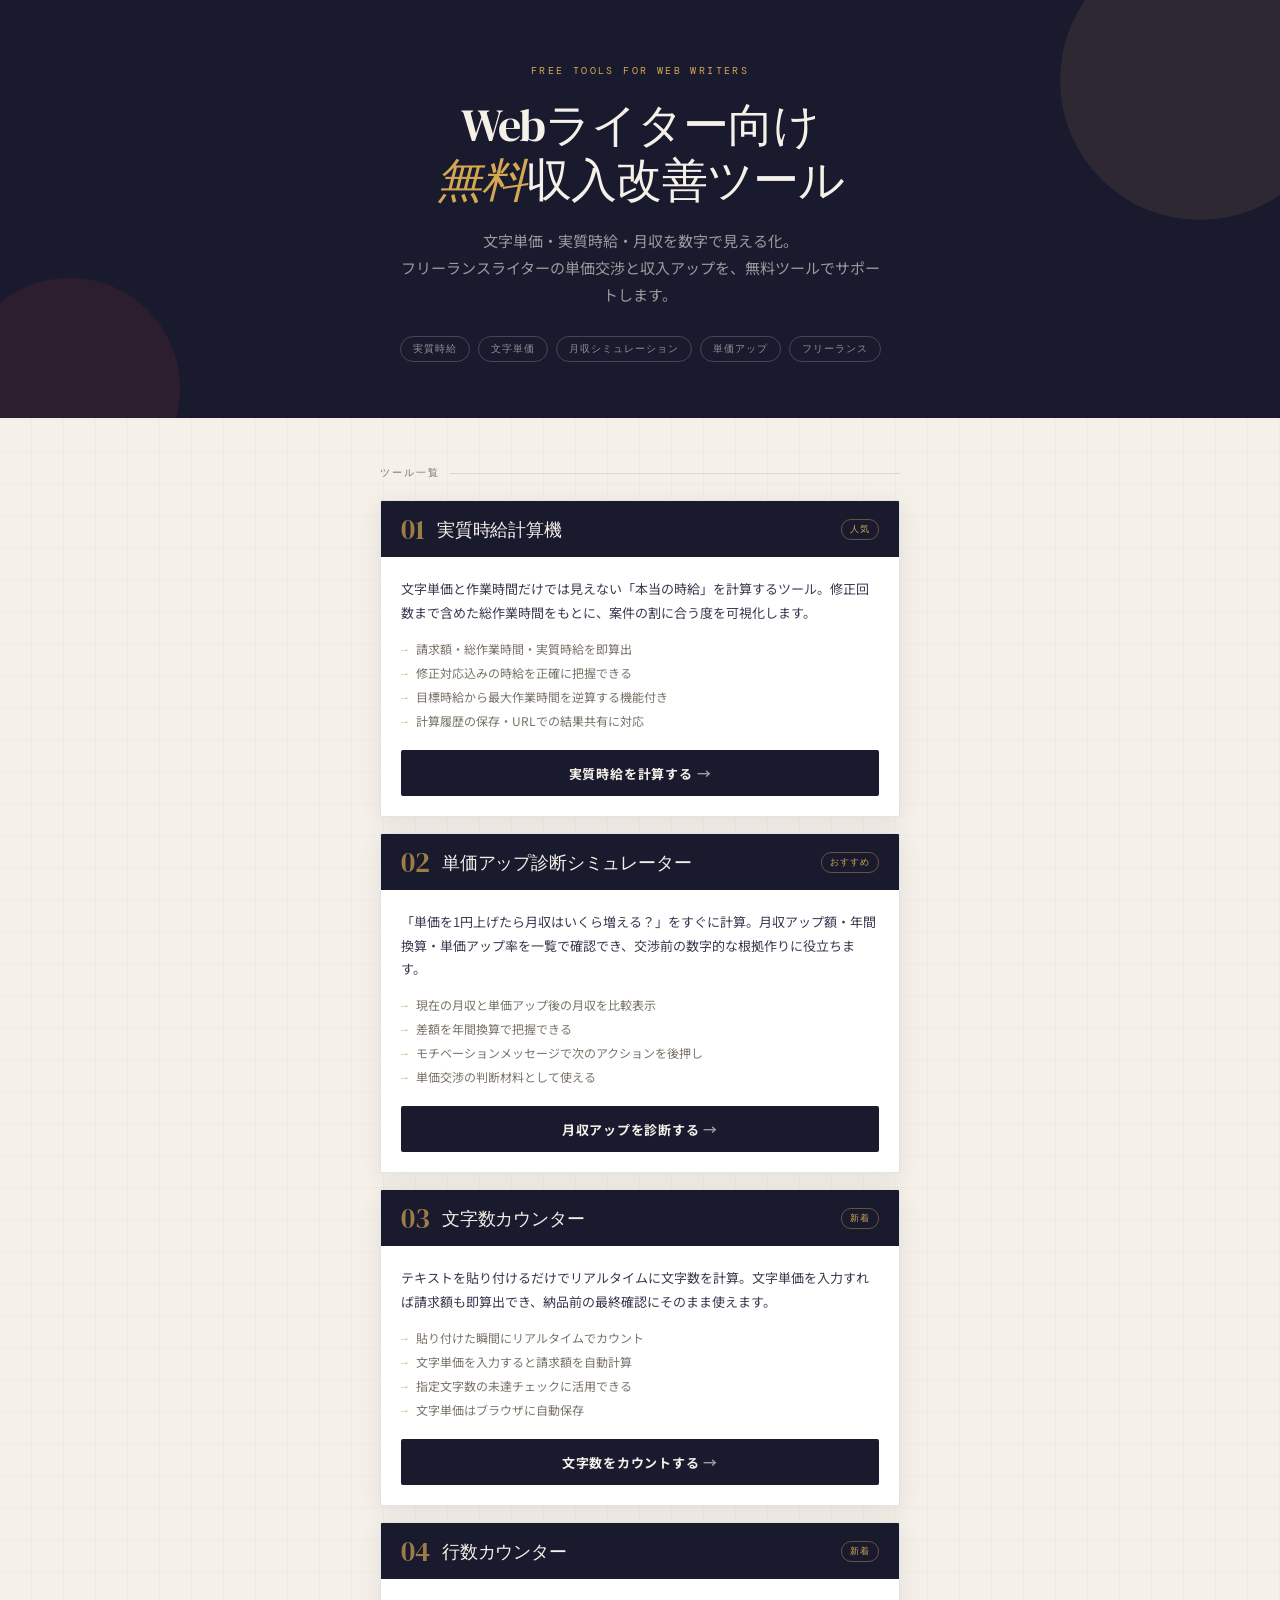
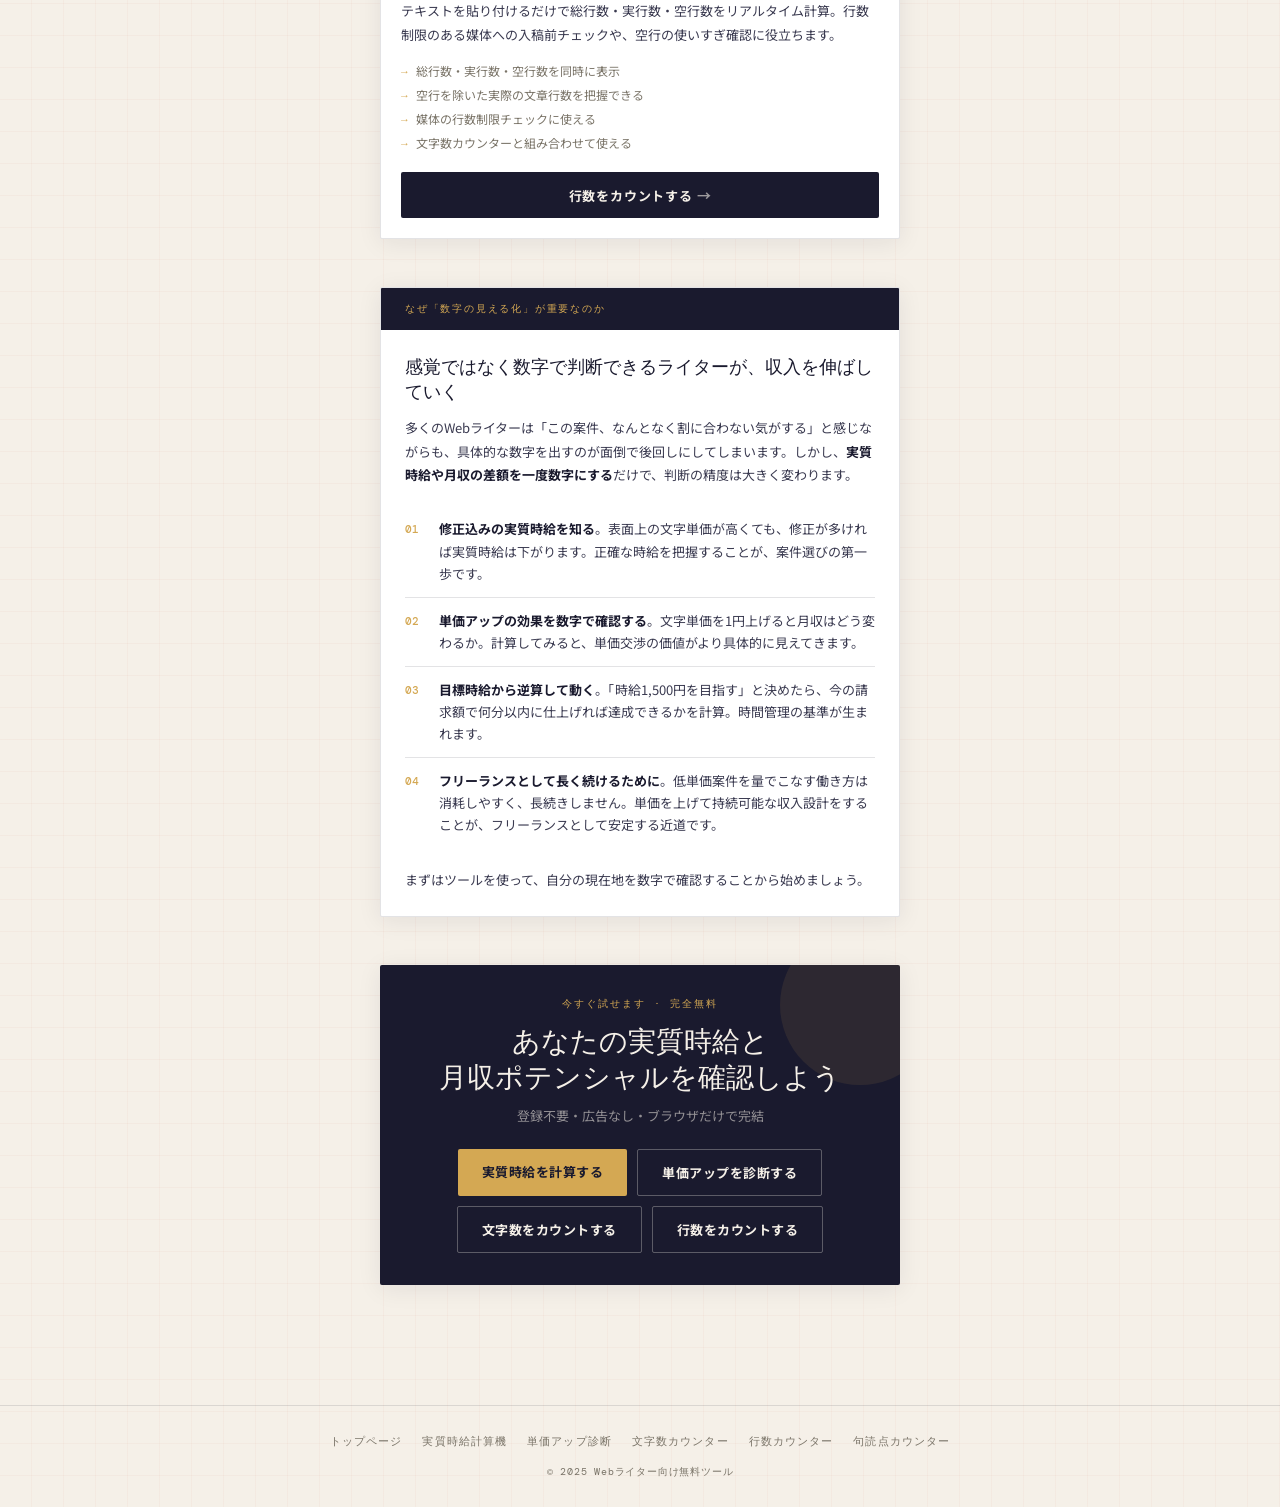
<file: index.html>
<!DOCTYPE html>
<html lang="ja">
<head>
<meta charset="UTF-8">
<meta name="viewport" content="width=device-width, initial-scale=1.0">
<title>Webライター向け無料収入改善ツール｜実質時給・単価アップを可視化</title>
<meta name="description" content="Webライター・フリーランスライター向けの無料ツール集。実質時給計算機と単価アップ診断シミュレーターで、文字単価・月収・時給を可視化。単価交渉や案件選びの判断材料に。">
<meta name="robots" content="index, follow">
<meta property="og:title" content="Webライター向け無料収入改善ツール｜実質時給・単価アップを可視化">
<meta property="og:description" content="実質時給計算機と単価アップ診断シミュレーター。文字単価・月収・時給を数字で可視化して、収入アップの第一歩を踏み出しましょう。">
<meta property="og:type" content="website">
<meta property="og:url" content="https://writer-salary-calculator.babynakunaku.workers.dev/">
<meta property="og:image" content="https://writer-salary-calculator.babynakunaku.workers.dev/ogp.jpg">
<link rel="canonical" href="https://writer-salary-calculator.babynakunaku.workers.dev/">
<script type="application/ld+json">
{
  "@context": "https://schema.org",
  "@type": "WebSite",
  "name": "Webライター向け無料収入改善ツール",
  "url": "https://writer-salary-calculator.babynakunaku.workers.dev/",
  "description": "Webライター・フリーランスライター向けの無料ツール集。実質時給と単価アップを可視化します。"
}
</script>
<link rel="stylesheet" href="common.css">
</head>
<body data-page="home">

<!-- Hero -->
<a href="/" class="hero-link">
  <section class="hero">
    <div class="hero-label">Free Tools for Web Writers</div>
    <h1>Webライター向け<br><em>無料</em>収入改善ツール</h1>
    <p class="hero-sub">
      文字単価・実質時給・月収を数字で見える化。<br>
      フリーランスライターの単価交渉と収入アップを、無料ツールでサポートします。
    </p>
    <div class="hero-badges">
      <span class="hero-badge">実質時給</span>
      <span class="hero-badge">文字単価</span>
      <span class="hero-badge">月収シミュレーション</span>
      <span class="hero-badge">単価アップ</span>
      <span class="hero-badge">フリーランス</span>
    </div>
  </section>
</a>

<div class="container">

  <!-- ツール一覧 -->
  <div class="section-label">ツール一覧</div>
  <div class="tools">

    <div class="tool-card">
      <div class="tool-card-header">
        <span class="tool-number">01</span>
        <span class="tool-card-title">実質時給計算機</span>
        <span class="tool-card-tag">人気</span>
      </div>
      <div class="tool-card-body">
        <p class="tool-card-desc">
          文字単価と作業時間だけでは見えない「本当の時給」を計算するツール。修正回数まで含めた総作業時間をもとに、案件の割に合う度を可視化します。
        </p>
        <div class="tool-card-points">
          <div class="tool-card-point">請求額・総作業時間・実質時給を即算出</div>
          <div class="tool-card-point">修正対応込みの時給を正確に把握できる</div>
          <div class="tool-card-point">目標時給から最大作業時間を逆算する機能付き</div>
          <div class="tool-card-point">計算履歴の保存・URLでの結果共有に対応</div>
        </div>
        <a href="real-jikyuu.html" class="btn-tool">実質時給を計算する</a>
      </div>
    </div>

    <div class="tool-card">
      <div class="tool-card-header">
        <span class="tool-number">02</span>
        <span class="tool-card-title">単価アップ診断シミュレーター</span>
        <span class="tool-card-tag">おすすめ</span>
      </div>
      <div class="tool-card-body">
        <p class="tool-card-desc">
          「単価を1円上げたら月収はいくら増える？」をすぐに計算。月収アップ額・年間換算・単価アップ率を一覧で確認でき、交渉前の数字的な根拠作りに役立ちます。
        </p>
        <div class="tool-card-points">
          <div class="tool-card-point">現在の月収と単価アップ後の月収を比較表示</div>
          <div class="tool-card-point">差額を年間換算で把握できる</div>
          <div class="tool-card-point">モチベーションメッセージで次のアクションを後押し</div>
          <div class="tool-card-point">単価交渉の判断材料として使える</div>
        </div>
        <a href="raise-price.html" class="btn-tool">月収アップを診断する</a>
      </div>
    </div>

    <div class="tool-card">
      <div class="tool-card-header">
        <span class="tool-number">03</span>
        <span class="tool-card-title">文字数カウンター</span>
        <span class="tool-card-tag">新着</span>
      </div>
      <div class="tool-card-body">
        <p class="tool-card-desc">
          テキストを貼り付けるだけでリアルタイムに文字数を計算。文字単価を入力すれば請求額も即算出でき、納品前の最終確認にそのまま使えます。
        </p>
        <div class="tool-card-points">
          <div class="tool-card-point">貼り付けた瞬間にリアルタイムでカウント</div>
          <div class="tool-card-point">文字単価を入力すると請求額を自動計算</div>
          <div class="tool-card-point">指定文字数の未達チェックに活用できる</div>
          <div class="tool-card-point">文字単価はブラウザに自動保存</div>
        </div>
        <a href="word-count.html" class="btn-tool">文字数をカウントする</a>
      </div>
    </div>

    <div class="tool-card">
      <div class="tool-card-header">
        <span class="tool-number">04</span>
        <span class="tool-card-title">行数カウンター</span>
        <span class="tool-card-tag">新着</span>
      </div>
      <div class="tool-card-body">
        <p class="tool-card-desc">
          テキストを貼り付けるだけで総行数・実行数・空行数をリアルタイム計算。行数制限のある媒体への入稿前チェックや、空行の使いすぎ確認に役立ちます。
        </p>
        <div class="tool-card-points">
          <div class="tool-card-point">総行数・実行数・空行数を同時に表示</div>
          <div class="tool-card-point">空行を除いた実際の文章行数を把握できる</div>
          <div class="tool-card-point">媒体の行数制限チェックに使える</div>
          <div class="tool-card-point">文字数カウンターと組み合わせて使える</div>
        </div>
        <a href="line-count.html" class="btn-tool">行数をカウントする</a>
      </div>
    </div>

  </div>

  <!-- 解説 -->
  <div class="explain">
    <div class="explain-header">なぜ「数字の見える化」が重要なのか</div>
    <div class="explain-body">
      <h2>感覚ではなく数字で判断できるライターが、収入を伸ばしていく</h2>
      <p>
        多くのWebライターは「この案件、なんとなく割に合わない気がする」と感じながらも、具体的な数字を出すのが面倒で後回しにしてしまいます。しかし、<strong>実質時給や月収の差額を一度数字にする</strong>だけで、判断の精度は大きく変わります。
      </p>
      <div class="explain-steps">
        <div class="explain-step">
          <span class="explain-step-num">01</span>
          <span><strong>修正込みの実質時給を知る</strong>。表面上の文字単価が高くても、修正が多ければ実質時給は下がります。正確な時給を把握することが、案件選びの第一歩です。</span>
        </div>
        <div class="explain-step">
          <span class="explain-step-num">02</span>
          <span><strong>単価アップの効果を数字で確認する</strong>。文字単価を1円上げると月収はどう変わるか。計算してみると、単価交渉の価値がより具体的に見えてきます。</span>
        </div>
        <div class="explain-step">
          <span class="explain-step-num">03</span>
          <span><strong>目標時給から逆算して動く</strong>。「時給1,500円を目指す」と決めたら、今の請求額で何分以内に仕上げれば達成できるかを計算。時間管理の基準が生まれます。</span>
        </div>
        <div class="explain-step">
          <span class="explain-step-num">04</span>
          <span><strong>フリーランスとして長く続けるために</strong>。低単価案件を量でこなす働き方は消耗しやすく、長続きしません。単価を上げて持続可能な収入設計をすることが、フリーランスとして安定する近道です。</span>
        </div>
      </div>
      <p>まずはツールを使って、自分の現在地を数字で確認することから始めましょう。</p>
    </div>
  </div>

  <!-- CTA -->
  <div class="cta">
    <div class="cta-label">今すぐ試せます · 完全無料</div>
    <h2>あなたの実質時給と<br>月収ポテンシャルを確認しよう</h2>
    <p>登録不要・広告なし・ブラウザだけで完結</p>
    <div class="cta-buttons">
      <a href="real-jikyuu.html" class="btn-cta btn-cta-primary">実質時給を計算する</a>
      <a href="raise-price.html" class="btn-cta btn-cta-ghost">単価アップを診断する</a>
      <a href="word-count.html" class="btn-cta btn-cta-ghost">文字数をカウントする</a>
      <a href="line-count.html" class="btn-cta btn-cta-ghost">行数をカウントする</a>
    </div>
  </div>

</div>

<script src="common.js"></script>
</body>
</html>
</file>
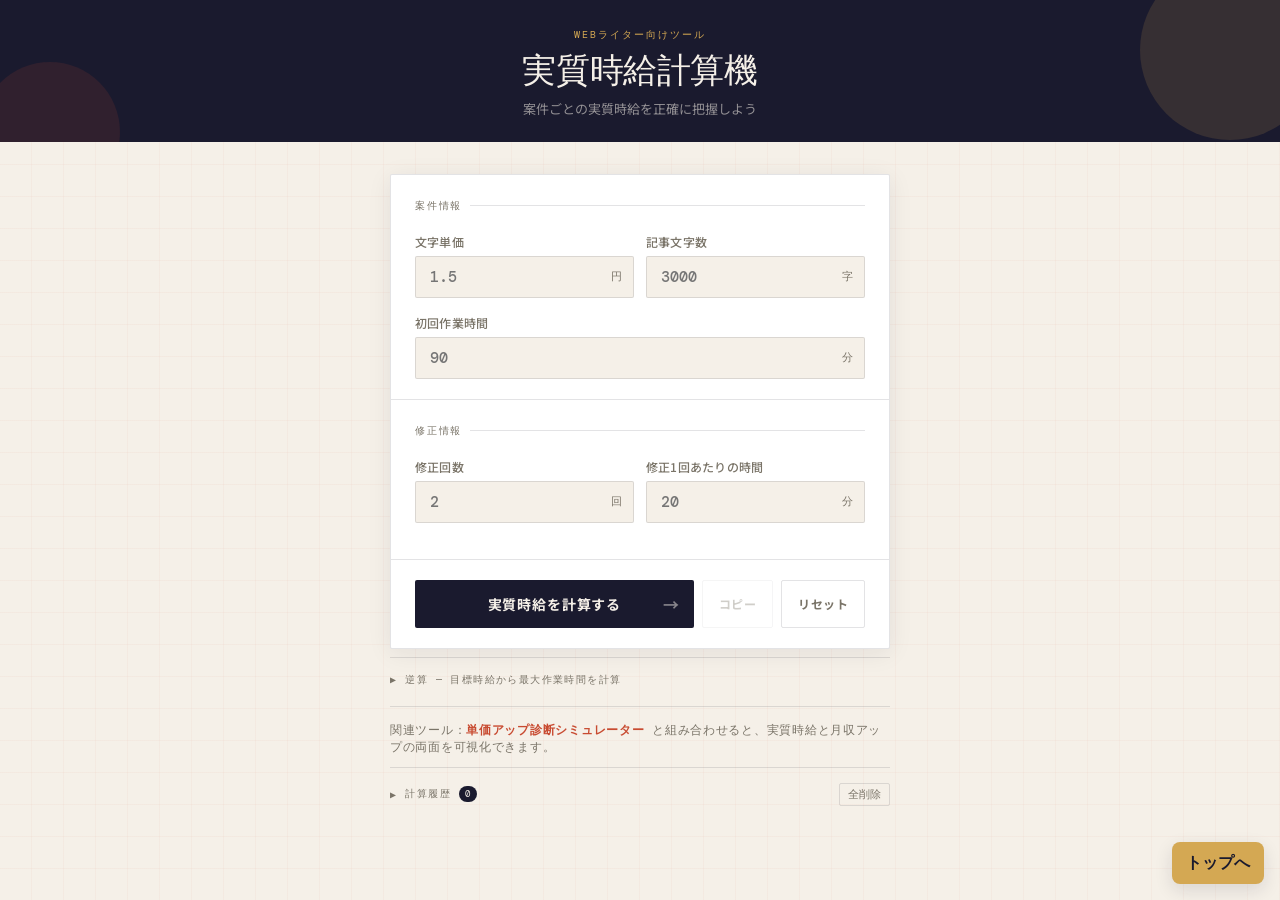
<file: jikyuu.html>
<!DOCTYPE html>
<html lang="ja">
<head>
<!-- Google tag (gtag.js) -->
<script async src="https://www.googletagmanager.com/gtag/js?id=G-QZP3DCGL40"></script>
<script>
  window.dataLayer = window.dataLayer || [];
  function gtag(){dataLayer.push(arguments);}
  gtag('js', new Date());
  gtag('config', 'G-QZP3DCGL40');
</script>
<meta charset="UTF-8">
<meta name="viewport" content="width=device-width, initial-scale=1.0">
<title>Webライター向け実質時給計算機｜文字単価・修正込みの本当の時給を計算【無料】</title>
<meta name="description" content="Webライターが案件の実質時給を無料で計算できるツール。文字単価・作業時間・修正回数を入力するだけで請求額・総作業時間・実質時給を即算出。単価交渉や案件選びの判断材料に。">
<meta name="robots" content="index, follow">
<meta property="og:title" content="Webライター向け実質時給計算機｜修正込みの本当の時給を計算【無料】">
<meta property="og:description" content="文字単価・作業時間・修正回数から実質時給を計算。案件の割に合う度を可視化できる無料ツール。">
<meta property="og:type" content="website">
<meta property="og:url" content="https://writer-salary-calculator.babynakunaku.workers.dev/jikyuu.html">
<meta property="og:image" content="https://writer-salary-calculator.babynakunaku.workers.dev/ogp.jpg">
<link rel="canonical" href="https://writer-salary-calculator.babynakunaku.workers.dev/jikyuu.html">
<script type="application/ld+json">
{
  "@context": "https://schema.org",
  "@type": "WebApplication",
  "name": "Webライター向け実質時給計算機",
  "url": "https://writer-salary-calculator.babynakunaku.workers.dev/jikyuu.html",
  "applicationCategory": "FinanceApplication",
  "operatingSystem": "All",
  "description": "Webライターが文字単価・作業時間・修正回数から実質時給を計算できる無料ツール。",
  "offers": {
    "@type": "Offer",
    "price": "0",
    "priceCurrency": "JPY"
  }
}
</script>
<style>
  @import url('https://fonts.googleapis.com/css2?family=DM+Serif+Display:ital@0;1&family=DM+Mono:wght@400;500&family=Noto+Sans+JP:wght@400;500;700&display=swap');

  *, *::before, *::after { box-sizing: border-box; margin: 0; padding: 0; }

  :root {
    --ink:    #1a1a2e;
    --paper:  #f5f0e8;
    --accent: #c84b31;
    --gold:   #d4a853;
    --muted:  #7a7468;
    --good:   #2d6a4f;
    --warn:   #e76f51;
    --border: rgba(26,26,46,0.12);
    --shadow: 0 4px 24px rgba(26,26,46,0.08);
  }

  body {
    font-family: 'Noto Sans JP', sans-serif;
    background-color: var(--paper);
    color: var(--ink);
    min-height: 100vh;
    background-image:
      repeating-linear-gradient(0deg, transparent, transparent 31px, rgba(200,75,49,0.04) 31px, rgba(200,75,49,0.04) 32px),
      repeating-linear-gradient(90deg, transparent, transparent 31px, rgba(200,75,49,0.04) 31px, rgba(200,75,49,0.04) 32px);
  }

  /* Header */
  header {
    background-color: var(--ink); color: var(--paper);
    padding: 28px 24px 24px; text-align: center;
    position: relative; overflow: hidden;
  }
  header::before {
    content: ''; position: absolute; top: -40px; right: -40px;
    width: 180px; height: 180px; border-radius: 50%;
    background: rgba(212,168,83,0.15); pointer-events: none;
  }
  header::after {
    content: ''; position: absolute; bottom: -60px; left: -20px;
    width: 140px; height: 140px; border-radius: 50%;
    background: rgba(200,75,49,0.12); pointer-events: none;
  }
  .header-label {
    font-family: 'DM Mono', monospace; font-size: 10px;
    letter-spacing: 0.2em; color: var(--gold);
    text-transform: uppercase; margin-bottom: 8px;
  }
  header h1 {
    font-family: 'DM Serif Display', serif;
    font-size: clamp(22px, 5vw, 34px);
    font-weight: 400; letter-spacing: -0.01em; line-height: 1.2;
  }
  header p { font-size: 13px; color: rgba(245,240,232,0.55); margin-top: 8px; }

  /* Layout */
  .container { max-width: 540px; margin: 0 auto; padding: 32px 20px 60px; }

  /* Card */
  .card {
    background: #fff; border-radius: 2px;
    border: 1px solid var(--border); box-shadow: var(--shadow); overflow: hidden;
  }
  .card-section { padding: 24px 24px 20px; border-bottom: 1px solid var(--border); }

  .section-title {
    font-family: 'DM Mono', monospace; font-size: 10px;
    letter-spacing: 0.18em; color: var(--muted);
    text-transform: uppercase; margin-bottom: 20px;
    display: flex; align-items: center; gap: 8px;
  }
  .section-title::after { content: ''; flex: 1; height: 1px; background: var(--border); }

  /* Fields */
  .field { margin-bottom: 16px; }
  .field:last-child { margin-bottom: 0; }
  label {
    display: block; font-size: 12px; font-weight: 500;
    color: var(--muted); margin-bottom: 6px; letter-spacing: 0.02em;
  }
  .input-wrap { position: relative; display: flex; align-items: center; }
  input[type="number"] {
    width: 100%; padding: 10px 40px 10px 14px;
    font-family: 'DM Mono', monospace; font-size: 15px; font-weight: 500;
    color: var(--ink); background: var(--paper);
    border: 1.5px solid var(--border); border-radius: 2px;
    outline: none; transition: border-color 0.2s, box-shadow 0.2s;
    -moz-appearance: textfield;
  }
  input[type="number"]::-webkit-inner-spin-button,
  input[type="number"]::-webkit-outer-spin-button { -webkit-appearance: none; }
  input[type="number"]:focus {
    border-color: var(--accent); box-shadow: 0 0 0 3px rgba(200,75,49,0.1); background: #fff;
  }
  .unit {
    position: absolute; right: 12px;
    font-family: 'DM Mono', monospace; font-size: 11px;
    color: var(--muted); pointer-events: none;
  }
  .field-row { display: grid; grid-template-columns: 1fr 1fr; gap: 12px; }

  /* Buttons */
  .btn-area { padding: 20px 24px; }
  .btn-row { display: flex; gap: 8px; }
  button {
    padding: 14px; border: none; border-radius: 2px;
    font-family: 'Noto Sans JP', sans-serif; font-size: 14px; font-weight: 700;
    letter-spacing: 0.06em; cursor: pointer;
    transition: background 0.2s, opacity 0.2s, transform 0.1s;
    position: relative; overflow: hidden;
  }
  button:active:not(:disabled) { transform: scale(0.99); }

  .btn-primary { flex: 1; background: var(--ink); color: var(--paper); }
  .btn-primary:hover { background: #2d2d4e; }
  .btn-primary::after {
    content: '→'; position: absolute; right: 14px; top: 50%;
    transform: translateY(-50%); font-size: 16px; opacity: 0.5;
  }
  .btn-ghost {
    background: transparent; color: var(--muted);
    border: 1.5px solid var(--border); padding: 14px 16px;
    font-size: 12px; letter-spacing: 0.04em;
  }
  .btn-ghost:hover:not(:disabled) { background: var(--paper); color: var(--ink); border-color: var(--muted); }
  .btn-ghost:disabled { opacity: 0.35; cursor: not-allowed; }

  /* Error */
  .error-note {
    display: none; margin-top: 16px; padding: 12px 16px;
    background: rgba(200,75,49,0.08); border: 1.5px solid rgba(200,75,49,0.25);
    border-radius: 2px; font-size: 13px; color: var(--accent); font-weight: 500;
  }

  /* Result card */
  .result-card {
    margin-top: 20px; background: #fff;
    border: 1px solid var(--border); border-radius: 2px;
    box-shadow: var(--shadow); overflow: hidden;
    display: none; animation: slideUp 0.35s cubic-bezier(0.22,1,0.36,1);
  }
  @keyframes slideUp {
    from { opacity: 0; transform: translateY(16px); }
    to   { opacity: 1; transform: translateY(0); }
  }
  .result-header {
    background: var(--ink); padding: 16px 24px;
    font-family: 'DM Mono', monospace; font-size: 10px;
    letter-spacing: 0.18em; text-transform: uppercase; color: var(--gold);
  }
  .result-body { padding: 0 24px 24px; }

  .hourly-big {
    padding: 24px 0 20px; border-bottom: 1px solid var(--border); text-align: center;
  }
  .hourly-label { font-size: 11px; color: var(--muted); letter-spacing: 0.08em; margin-bottom: 6px; }
  .hourly-value {
    font-family: 'DM Serif Display', serif;
    font-size: clamp(42px, 10vw, 64px); line-height: 1; letter-spacing: -0.02em;
  }
  .hourly-value .yen { font-size: 0.45em; vertical-align: super; margin-right: 4px; }
  .eval-badge {
    display: inline-block; margin-top: 12px; padding: 5px 16px;
    border-radius: 40px; font-size: 12px; font-weight: 700; letter-spacing: 0.06em;
  }
  .eval-good { background: rgba(45,106,79,0.1);   color: var(--good); }
  .eval-norm { background: rgba(212,168,83,0.15);  color: #9a7000; }
  .eval-warn { background: rgba(231,111,81,0.12);  color: var(--warn); }

  /* Gauge */
  .gauge-wrap { padding: 20px 0 18px; border-bottom: 1px solid var(--border); }
  .gauge-section-label {
    font-family: 'DM Mono', monospace; font-size: 9px;
    letter-spacing: 0.14em; color: var(--muted); text-transform: uppercase; margin-bottom: 10px;
  }
  .gauge-track {
    position: relative; height: 8px;
    background: var(--border); border-radius: 4px;
  }
  .gauge-fill {
    height: 100%; border-radius: 4px;
    transition: width 0.65s cubic-bezier(0.22,1,0.36,1), background-color 0.4s;
    max-width: 100%;
  }
  .gauge-ticks { position: relative; height: 28px; margin-top: 3px; }
  .gauge-tick-label {
    position: absolute; top: 0;
    font-family: 'DM Mono', monospace; font-size: 9px; color: var(--muted);
    transform: translateX(-50%); text-align: center; line-height: 1.4;
  }
  .gauge-tick-line {
    position: absolute; top: -11px; width: 1px; height: 10px;
    background: var(--muted); opacity: 0.3; transform: translateX(-50%);
  }

  /* Metrics */
  .metrics {
    display: grid; grid-template-columns: 1fr 1fr;
    gap: 1px; background: var(--border);
    border: 1px solid var(--border); border-radius: 2px;
    overflow: hidden; margin-top: 20px;
  }
  .metric { background: var(--paper); padding: 14px 16px; }
  .metric-label { font-size: 10px; color: var(--muted); letter-spacing: 0.08em; margin-bottom: 4px; }
  .metric-value { font-family: 'DM Mono', monospace; font-size: 16px; font-weight: 500; color: var(--ink); }
  .metric-unit  { font-size: 11px; color: var(--muted); margin-left: 2px; }

  /* Share row */
  .share-row {
    display: flex; gap: 8px; margin-top: 16px; padding-top: 16px;
    border-top: 1px solid var(--border);
  }
  .share-url-input {
    flex: 1; padding: 9px 12px;
    font-family: 'DM Mono', monospace; font-size: 11px; color: var(--muted);
    background: var(--paper); border: 1.5px solid var(--border); border-radius: 2px;
    outline: none; overflow: hidden; text-overflow: ellipsis; white-space: nowrap;
    cursor: default;
  }
  .btn-share {
    padding: 9px 14px; font-size: 11px; letter-spacing: 0.08em;
    background: var(--ink); color: var(--paper);
    border: none; border-radius: 2px; cursor: pointer;
    font-family: 'DM Mono', monospace; font-weight: 500;
    transition: background 0.2s; white-space: nowrap;
  }
  .btn-share:hover { background: #2d2d4e; }

  /* Accordion base */
  .accordion { margin-top: 8px; }
  .accordion-toggle {
    display: flex; align-items: center; gap: 8px;
    padding: 15px 0 11px; border-top: 1px solid var(--border);
    font-family: 'DM Mono', monospace; font-size: 10px;
    letter-spacing: 0.14em; color: var(--muted); text-transform: uppercase;
    cursor: pointer; user-select: none; transition: color 0.15s;
  }
  .accordion-toggle:hover { color: var(--ink); }
  .accordion-arrow { transition: transform 0.2s; display: inline-block; }
  .accordion-toggle.open .accordion-arrow { transform: rotate(90deg); }
  .accordion-body {
    display: none; animation: slideUp 0.25s ease;
  }
  .accordion-body.open { display: block; }

  /* Reverse calc */
  .reverse-inner {
    background: #fff; border: 1px solid var(--border);
    border-radius: 2px; padding: 20px; margin-bottom: 6px;
  }
  .reverse-result {
    margin-top: 14px; padding: 14px 16px;
    background: var(--paper); border-radius: 2px;
    display: none;
  }
  .reverse-result strong {
    font-family: 'DM Mono', monospace; font-size: 22px;
    font-weight: 500; color: var(--ink); display: block; margin-bottom: 4px;
  }
  .reverse-result .sub { font-size: 11px; color: var(--muted); }

  /* History */
  .history-head {
    display: flex; align-items: center; justify-content: space-between;
    padding: 15px 0 11px; border-top: 1px solid var(--border);
    cursor: pointer; user-select: none;
  }
  .history-head-left {
    display: flex; align-items: center; gap: 8px;
    font-family: 'DM Mono', monospace; font-size: 10px;
    letter-spacing: 0.14em; color: var(--muted); text-transform: uppercase;
    transition: color 0.15s;
  }
  .history-head:hover .history-head-left { color: var(--ink); }
  .history-count {
    background: var(--ink); color: var(--paper);
    font-size: 9px; padding: 2px 6px; border-radius: 10px;
  }
  .history-clear-btn {
    font-size: 11px; color: var(--muted); cursor: pointer;
    font-family: 'DM Mono', monospace; padding: 3px 8px;
    border-radius: 2px; border: 1px solid var(--border);
    background: transparent; font-weight: 400; letter-spacing: 0;
    transition: background 0.15s, color 0.15s;
  }
  .history-clear-btn:hover { background: rgba(200,75,49,0.06); color: var(--accent); border-color: rgba(200,75,49,0.3); }
  .history-body { display: none; animation: slideUp 0.25s ease; }
  .history-body.open { display: block; }
  .history-list { display: flex; flex-direction: column; gap: 6px; padding-bottom: 8px; }
  .history-item {
    display: flex; align-items: center; gap: 12px;
    padding: 12px 14px; background: #fff;
    border: 1px solid var(--border); border-radius: 2px;
    cursor: pointer; transition: border-color 0.15s;
  }
  .history-item:hover { border-color: var(--muted); }
  .h-dot { width: 8px; height: 8px; border-radius: 50%; flex-shrink: 0; }
  .h-dot-good { background: var(--good); }
  .h-dot-norm { background: #d4a853; }
  .h-dot-warn { background: var(--warn); }
  .h-info { flex: 1; min-width: 0; }
  .h-hourly {
    font-family: 'DM Mono', monospace; font-size: 14px; font-weight: 500; color: var(--ink);
  }
  .h-meta { font-size: 11px; color: var(--muted); margin-top: 2px; }
  .h-time { font-family: 'DM Mono', monospace; font-size: 10px; color: var(--muted); flex-shrink: 0; text-align: right; }
  .h-restore { font-size: 10px; color: var(--muted); font-family: 'DM Mono', monospace; opacity: 0; transition: opacity 0.15s; margin-top: 2px; }
  .history-item:hover .h-restore { opacity: 1; }
  .history-empty { font-size: 12px; color: var(--muted); padding: 8px 0 14px; text-align: center; font-family: 'DM Mono', monospace; }

  /* Responsive */
  @media (max-width: 400px) {
    .field-row        { grid-template-columns: 1fr; }
    .metrics          { grid-template-columns: 1fr; }
    .btn-row          { flex-direction: column; }
    .btn-primary::after { display: none; }
    .share-row        { flex-direction: column; }
  }
  /* 右下の固定ボタン */
.back-float{
  position: fixed;
  right: 16px;
  bottom: 16px;
  z-index: 9999;
  display: inline-block;
  padding: 10px 14px;
  background: var(--gold);
  color: var(--ink);
  border-radius: 8px;
  text-decoration: none;
  font-weight: 700;
  font-family: 'DM Mono', monospace;
  box-shadow: 0 6px 18px rgba(26,26,46,0.12);
}
.back-float:hover{ opacity: 0.95; transform: translateY(-2px); transition: .12s; }

/* モバイルで邪魔なら少し小さく */
@media (max-width: 420px){
  .back-float{ padding:8px 10px; right: 10px; bottom: 10px; font-size:13px; }
}
</style>
</head>
<body>

<header>
  <div class="header-label">Webライター向けツール</div>
  <h1>実質時給計算機</h1>
  <p>案件ごとの実質時給を正確に把握しよう</p>
</header>

<div class="container">

  <!-- 入力カード -->
  <div class="card">
    <div class="card-section">
      <div class="section-title">案件情報</div>
      <div class="field-row">
        <div class="field">
          <label for="charPrice">文字単価</label>
          <div class="input-wrap">
            <input type="number" id="charPrice" placeholder="1.5" min="0" step="0.1" inputmode="decimal">
            <span class="unit">円</span>
          </div>
        </div>
        <div class="field">
          <label for="charCount">記事文字数</label>
          <div class="input-wrap">
            <input type="number" id="charCount" placeholder="3000" min="0" inputmode="numeric">
            <span class="unit">字</span>
          </div>
        </div>
      </div>
      <div class="field">
        <label for="workTime">初回作業時間</label>
        <div class="input-wrap">
          <input type="number" id="workTime" placeholder="90" min="0" inputmode="numeric">
          <span class="unit">分</span>
        </div>
      </div>
    </div>

    <div class="card-section">
      <div class="section-title">修正情報</div>
      <div class="field-row">
        <div class="field">
          <label for="revCount">修正回数</label>
          <div class="input-wrap">
            <input type="number" id="revCount" placeholder="2" min="0" inputmode="numeric">
            <span class="unit">回</span>
          </div>
        </div>
        <div class="field">
          <label for="revTime">修正1回あたりの時間</label>
          <div class="input-wrap">
            <input type="number" id="revTime" placeholder="20" min="0" inputmode="numeric">
            <span class="unit">分</span>
          </div>
        </div>
      </div>
    </div>

    <div class="btn-area">
      <div class="btn-row">
        <button id="calcBtn" type="button" class="btn-primary">実質時給を計算する</button>
        <button id="copyBtn" type="button" class="btn-ghost" disabled>コピー</button>
        <button id="resetBtn" type="button" class="btn-ghost">リセット</button>
      </div>
    </div>
  </div>

  <!-- エラー -->
  <div id="errorNote" class="error-note" role="alert" aria-live="assertive"></div>

  <!-- 結果カード -->
  <div class="result-card" id="result" role="status" aria-live="polite" aria-atomic="true">
    <div class="result-header">計算結果</div>
    <div class="result-body">

      <!-- 時給大表示 -->
      <div class="hourly-big">
        <div class="hourly-label">実質時給</div>
        <div class="hourly-value"><span class="yen">¥</span><span id="hourlyNum">0</span></div>
        <div><span class="eval-badge" id="evalBadge"></span></div>
      </div>

      <!-- ゲージ -->
      <div class="gauge-wrap">
        <div class="gauge-section-label">時給レンジ</div>
        <div style="position:relative; padding: 0 0 0 0;">
          <div class="gauge-track">
            <div class="gauge-fill" id="gaugeFill" style="width:0%"></div>
          </div>
          <div class="gauge-ticks" id="gaugeTicks">
            <!-- rendered by JS -->
          </div>
        </div>
      </div>

      <!-- 内訳 -->
      <div class="metrics">
        <div class="metric">
          <div class="metric-label">請求額</div>
          <div class="metric-value" id="billing" data-raw="0">—<span class="metric-unit">円</span></div>
        </div>
        <div class="metric">
          <div class="metric-label">総作業時間</div>
          <div class="metric-value" id="totalTime" data-raw="0">—<span class="metric-unit">分</span></div>
        </div>
        <div class="metric">
          <div class="metric-label">初回作業</div>
          <div class="metric-value" id="initTime">—<span class="metric-unit">分</span></div>
        </div>
        <div class="metric">
          <div class="metric-label">修正作業合計</div>
          <div class="metric-value" id="revTotal">—<span class="metric-unit">分</span></div>
        </div>
      </div>

      <!-- 共有URL -->
      <div class="share-row">
        <input type="text" class="share-url-input" id="shareUrl" readonly placeholder="計算後にURLが生成されます">
        <button type="button" class="btn-share" id="shareBtn">URLコピー</button>
      </div>

    </div>
  </div>

  <!-- 逆算セクション -->
  <div class="accordion">
    <div class="accordion-toggle" id="reverseToggle">
      <span class="accordion-arrow">▶</span>
      逆算 — 目標時給から最大作業時間を計算
    </div>
    <div class="accordion-body" id="reverseBody">
      <div class="reverse-inner">
        <div class="field-row">
          <div class="field">
            <label for="targetHourly">目標時給</label>
            <div class="input-wrap">
              <input type="number" id="targetHourly" placeholder="1500" min="0" inputmode="numeric">
              <span class="unit">円</span>
            </div>
          </div>
          <div class="field">
            <label for="reverseBilling">請求額</label>
            <div class="input-wrap">
              <input type="number" id="reverseBilling" placeholder="4500" min="0" inputmode="numeric">
              <span class="unit">円</span>
            </div>
          </div>
        </div>
        <button type="button" id="reverseCalcBtn" class="btn-primary" style="width:100%;margin-top:4px;">最大作業時間を計算</button>
        <div class="reverse-result" id="reverseResult">
          <strong id="reverseMaxTime">—</strong>
          <span class="sub" id="reverseSubText"></span>
        </div>
      </div>
    </div>
  </div>

  <!-- 関連ツールリンク -->
  <div style="margin-top:8px;padding:15px 0 11px;border-top:1px solid var(--border);">
    <p style="font-size:12px;color:var(--muted);font-family:'DM Mono',monospace;letter-spacing:0.06em;">
      関連ツール：<a href="raise-price.html" style="color:var(--accent);text-decoration:none;font-weight:700;">単価アップ診断シミュレーター</a>
      と組み合わせると、実質時給と月収アップの両面を可視化できます。
    </p>
  </div>

  <!-- 履歴セクション -->
  <div>
    <div class="history-head" id="historyHead">
      <div class="history-head-left">
        <span id="historyArrow">▶</span>
        計算履歴
        <span class="history-count" id="historyCount">0</span>
      </div>
      <button type="button" class="history-clear-btn" id="historyClearBtn">全削除</button>
    </div>
    <div class="history-body" id="historyBody">
      <div class="history-list" id="historyList"></div>
      <div class="history-empty" id="historyEmpty">まだ履歴はありません</div>
    </div>
  </div>

</div>

<script>
(function () {
  var el = function(id) { return document.getElementById(id); };
  var FIELDS  = ['charPrice','charCount','workTime','revCount','revTime'];
  var LS_KEY  = 'ai_writer_jikyuu_v1';
  var LS_HIST = 'ai_writer_jikyuu_hist_v1';
  var MAX_HIST = 5;
  var GAUGE_MAX = 4000;

  function fmt(n) { return Math.round(n).toLocaleString('ja-JP'); }
  function fmtF(n) { return (+n.toFixed(1)).toLocaleString('ja-JP'); }

  function parseClamp(id) {
    var v = parseFloat(el(id).value);
    return isFinite(v) ? Math.max(0, v) : 0;
  }

  /* localStorage inputs */
  function saveInputs() {
    var obj = {};
    FIELDS.forEach(function(k) { obj[k] = el(k).value; });
    try { localStorage.setItem(LS_KEY, JSON.stringify(obj)); } catch(e) {}
  }
  function loadInputs() {
    try {
      var raw = localStorage.getItem(LS_KEY);
      if (!raw) return;
      var obj = JSON.parse(raw);
      FIELDS.forEach(function(k) { if (obj[k] !== undefined) el(k).value = obj[k]; });
    } catch(e) {}
  }

  /* error */
  function showError(msg) {
    var note = el('errorNote');
    note.textContent = msg;
    note.style.display = 'block';
    el('result').style.display = 'none';
    el('copyBtn').disabled = true;
  }
  function clearError() {
    var note = el('errorNote');
    note.textContent = '';
    note.style.display = 'none';
  }

  /* URL share */
  function buildShareUrl(cp, cc, wt, rc, rt) {
    var params = 'cp=' + cp + '&cc=' + cc + '&wt=' + wt + '&rc=' + rc + '&rt=' + rt;
    return location.href.split('?')[0] + '?' + params;
  }
  function loadFromUrl() {
    var search = location.search;
    if (!search || search.indexOf('cp=') === -1) return false;
    var params = {};
    search.slice(1).split('&').forEach(function(pair) {
      var kv = pair.split('=');
      params[kv[0]] = decodeURIComponent(kv[1] || '');
    });
    var map = {charPrice:'cp', charCount:'cc', workTime:'wt', revCount:'rc', revTime:'rt'};
    var found = false;
    Object.keys(map).forEach(function(field) {
      var p = map[field];
      if (params[p] !== undefined) { el(field).value = params[p]; found = true; }
    });
    return found;
  }

  /* gauge */
  function renderGaugeTicks() {
    var ticks = el('gaugeTicks');
    ticks.innerHTML = '';
    // 最低賃金は線のみ（ラベルなし）、普通と良好はラベルあり
    var lines = [{ val: 1013 }];
    var labels = [
      { val: 1200, label: '普通<br>¥1,200' },
      { val: 2000, label: '良好<br>¥2,000' }
    ];
    lines.forEach(function(m) {
      var pct = (m.val / GAUGE_MAX * 100).toFixed(2);
      var line = document.createElement('div');
      line.className = 'gauge-tick-line';
      line.style.left = pct + '%';
      ticks.appendChild(line);
    });
    labels.forEach(function(m) {
      var pct = (m.val / GAUGE_MAX * 100).toFixed(2);
      var line = document.createElement('div');
      line.className = 'gauge-tick-line';
      line.style.left = pct + '%';
      ticks.appendChild(line);
      var label = document.createElement('span');
      label.className = 'gauge-tick-label';
      label.style.left = pct + '%';
      label.innerHTML = m.label;
      ticks.appendChild(label);
    });
  }
  function updateGauge(hourly) {
    var pct = Math.min(hourly / GAUGE_MAX * 100, 100);
    var fill = el('gaugeFill');
    fill.style.width = pct + '%';
    if (hourly >= 2000)       fill.style.backgroundColor = 'var(--good)';
    else if (hourly >= 1200)  fill.style.backgroundColor = '#d4a853';
    else                      fill.style.backgroundColor = 'var(--warn)';
  }

  /* history */
  function loadHistory() {
    try { return JSON.parse(localStorage.getItem(LS_HIST)) || []; } catch(e) { return []; }
  }
  function saveHistory(hist) {
    try { localStorage.setItem(LS_HIST, JSON.stringify(hist)); } catch(e) {}
  }
  function pushHistory(entry) {
    var hist = loadHistory();
    hist.unshift(entry);
    if (hist.length > MAX_HIST) hist.pop();
    saveHistory(hist);
    renderHistory();
  }
  function renderHistory() {
    var hist = loadHistory();
    el('historyCount').textContent = hist.length;
    var list = el('historyList');
    var empty = el('historyEmpty');
    list.innerHTML = '';
    if (hist.length === 0) {
      empty.style.display = 'block';
      return;
    }
    empty.style.display = 'none';
    hist.forEach(function(h) {
      var dotCls = h.hourly >= 2000 ? 'h-dot-good' : h.hourly >= 1200 ? 'h-dot-norm' : 'h-dot-warn';
      var item = document.createElement('div');
      item.className = 'history-item';
      item.innerHTML =
        '<div class="h-dot ' + dotCls + '"></div>' +
        '<div class="h-info">' +
          '<div class="h-hourly">&#165;' + fmt(h.hourly) +
            '<span style="font-size:11px;color:var(--muted);font-weight:400">/時</span></div>' +
          '<div class="h-meta">請求 &#165;' + fmt(h.billing) + ' &middot; 作業 ' + fmt(h.totalTime) + '分</div>' +
        '</div>' +
        '<div class="h-time">' + h.date + '<div class="h-restore">復元 &rarr;</div></div>';
      item.addEventListener('click', function() { restoreFromHistory(h); });
      list.appendChild(item);
    });
  }
  function restoreFromHistory(h) {
    el('charPrice').value = h.charPrice;
    el('charCount').value = h.charCount;
    el('workTime').value  = h.workTime;
    el('revCount').value  = h.revCount;
    el('revTime').value   = h.revTime;
    saveInputs();
    calculate();
    window.scrollTo({ top: 0, behavior: 'smooth' });
  }

  /* main calculate */
  function calculate() {
    saveInputs();

    var charPrice = parseClamp('charPrice');
    var charCount = parseClamp('charCount');
    var workTime  = parseClamp('workTime');
    var revCount  = parseClamp('revCount');
    var revTime   = parseClamp('revTime');

    var billing   = charPrice * charCount;
    var revTotal  = revCount * revTime;
    var totalTime = workTime + revTotal;

    if (totalTime <= 0) {
      showError('⚠ 総作業時間が0分です。初回作業時間か修正時間を入力してください。');
      return;
    }
    clearError();

    var hourly = (billing / totalTime) * 60;

    var evalText = '', evalClass = '';
    if (hourly >= 2000)      { evalText = '✦ 良好 — 高単価案件です';    evalClass = 'eval-good'; }
    else if (hourly >= 1200) { evalText = '◈ 普通 — 標準的な時給水準'; evalClass = 'eval-norm'; }
    else                     { evalText = '▲ 注意 — 時給が低めです';    evalClass = 'eval-warn'; }

    /* DOM update — store raw values in data attributes to avoid double-unit on copy */
    var billingRounded   = Math.round(billing);
    var totalTimeRounded = Math.round(totalTime);

    el('hourlyNum').textContent = fmt(hourly);

    var bEl = el('billing');
    bEl.setAttribute('data-raw', billingRounded);
    bEl.innerHTML = fmt(billingRounded) + '<span class="metric-unit">円</span>';

    var tEl = el('totalTime');
    tEl.setAttribute('data-raw', totalTimeRounded);
    tEl.innerHTML = fmt(totalTimeRounded) + '<span class="metric-unit">分</span>';

    el('initTime').innerHTML = fmt(Math.round(workTime))  + '<span class="metric-unit">分</span>';
    el('revTotal').innerHTML = fmt(Math.round(revTotal))  + '<span class="metric-unit">分</span>';

    var badge = el('evalBadge');
    badge.textContent = evalText;
    badge.className = 'eval-badge ' + evalClass;

    updateGauge(hourly);

    /* pre-fill reverse billing */
    el('reverseBilling').value = billingRounded;
    el('reverseResult').style.display = 'none';

    /* share URL */
    el('shareUrl').value = buildShareUrl(charPrice, charCount, workTime, revCount, revTime);

    /* history */
    var now = new Date();
    var dateStr = (now.getMonth()+1) + '/' + now.getDate() + ' ' +
                  String(now.getHours()).padStart(2,'0') + ':' + String(now.getMinutes()).padStart(2,'0');
    pushHistory({
      hourly: Math.round(hourly),
      billing: billingRounded,
      totalTime: totalTimeRounded,
      charPrice: charPrice, charCount: charCount,
      workTime: workTime, revCount: revCount, revTime: revTime,
      date: dateStr
    });

    el('copyBtn').disabled = false;

    var resultEl = el('result');
    resultEl.style.display = 'block';
    resultEl.style.animation = 'none';
    void resultEl.offsetWidth;
    resultEl.style.animation = '';
    resultEl.scrollIntoView({ behavior: 'smooth', block: 'nearest' });
  }

  /* copy result — use data-raw to avoid double-unit */
  function copyResult() {
    var hourly    = el('hourlyNum').textContent;
    var evalTxt   = el('evalBadge').textContent;
    var billing   = el('billing').getAttribute('data-raw');
    var totalTime = el('totalTime').getAttribute('data-raw');
    var text = [
      '実質時給: \u00a5' + hourly + '/\u6642',
      '\u8a55\u4fa1: '   + evalTxt,
      '\u8acb\u6c42\u984d: \u00a5' + Number(billing).toLocaleString('ja-JP') + '\u5186',
      '\u7dcf\u4f5c\u696d\u6642\u9593: ' + Number(totalTime).toLocaleString('ja-JP') + '\u5206',
    ].join('\n');
    navigator.clipboard.writeText(text).then(function() {
      var btn = el('copyBtn');
      var prev = btn.textContent;
      btn.textContent = '\u2713 \u30b3\u30d4\u30fc\u6e08\u307f';
      setTimeout(function() { btn.textContent = prev; }, 1400);
    }).catch(function() {
      alert('\u30b3\u30d4\u30fc\u306b\u5931\u6557\u3057\u307e\u3057\u305f\u3002\u624b\u52d5\u3067\u9078\u629e\u3057\u3066\u30b3\u30d4\u30fc\u3057\u3066\u304f\u3060\u3055\u3044\u3002');
    });
  }

  /* reset */
  function resetAll() {
    FIELDS.forEach(function(k) { el(k).value = ''; });
    try { localStorage.removeItem(LS_KEY); } catch(e) {}
    clearError();
    el('result').style.display = 'none';
    el('copyBtn').disabled = true;
    el('reverseResult').style.display = 'none';
    if (history.replaceState) history.replaceState(null, '', location.pathname);
  }

  /* share URL copy */
  el('shareBtn').addEventListener('click', function() {
    var url = el('shareUrl').value;
    if (!url || url === '') return;
    navigator.clipboard.writeText(url).then(function() {
      var btn = el('shareBtn');
      var prev = btn.textContent;
      btn.textContent = '\u2713 \u30b3\u30d4\u30fc';
      setTimeout(function() { btn.textContent = prev; }, 1400);
    }).catch(function() {
      el('shareUrl').select();
      try { document.execCommand('copy'); } catch(e) {}
    });
  });

  /* reverse calc toggle */
  el('reverseToggle').addEventListener('click', function() {
    var body = el('reverseBody');
    var toggle = el('reverseToggle');
    var isOpen = body.classList.contains('open');
    body.classList.toggle('open', !isOpen);
    toggle.classList.toggle('open', !isOpen);
  });

  el('reverseCalcBtn').addEventListener('click', function() {
    var targetH  = parseFloat(el('targetHourly').value);
    var revBill  = parseFloat(el('reverseBilling').value);
    if (!isFinite(targetH) || targetH <= 0) { alert('目標時給を入力してください。'); return; }
    if (!isFinite(revBill) || revBill <= 0) { alert('請求額を入力してください。'); return; }
    var maxTime = revBill / targetH * 60;
    el('reverseMaxTime').textContent = fmtF(maxTime) + ' 分以内';
    el('reverseSubText').textContent =
      '請求額 ¥' + fmt(Math.round(revBill)) + ' で時給 ¥' + fmt(Math.round(targetH)) + ' を達成するための上限作業時間';
    el('reverseResult').style.display = 'block';
  });

  /* history toggle */
  el('historyHead').addEventListener('click', function(e) {
    if (e.target === el('historyClearBtn') || el('historyClearBtn').contains(e.target)) return;
    var body = el('historyBody');
    var isOpen = body.classList.contains('open');
    body.classList.toggle('open', !isOpen);
    el('historyArrow').textContent = isOpen ? '▶' : '▼';
  });
  el('historyClearBtn').addEventListener('click', function(e) {
    e.stopPropagation();
    if (!confirm('履歴をすべて削除しますか？')) return;
    try { localStorage.removeItem(LS_HIST); } catch(e) {}
    renderHistory();
  });

  /* init */
  renderGaugeTicks();
  var fromUrl = loadFromUrl();
  if (!fromUrl) loadInputs();
  renderHistory();

  el('calcBtn').addEventListener('click', calculate);
  el('copyBtn').addEventListener('click', copyResult);
  el('resetBtn').addEventListener('click', resetAll);

  FIELDS.forEach(function(id) {
    el(id).addEventListener('keydown', function(e) {
      if (e.key === 'Enter') { e.preventDefault(); calculate(); }
    });
    el(id).addEventListener('input', saveInputs);
  });

  if (fromUrl) calculate();
})();
</script>
  <a href="/" class="back-float" aria-label="トップページへ戻る">トップへ</a>
</body>
</html>
</file>
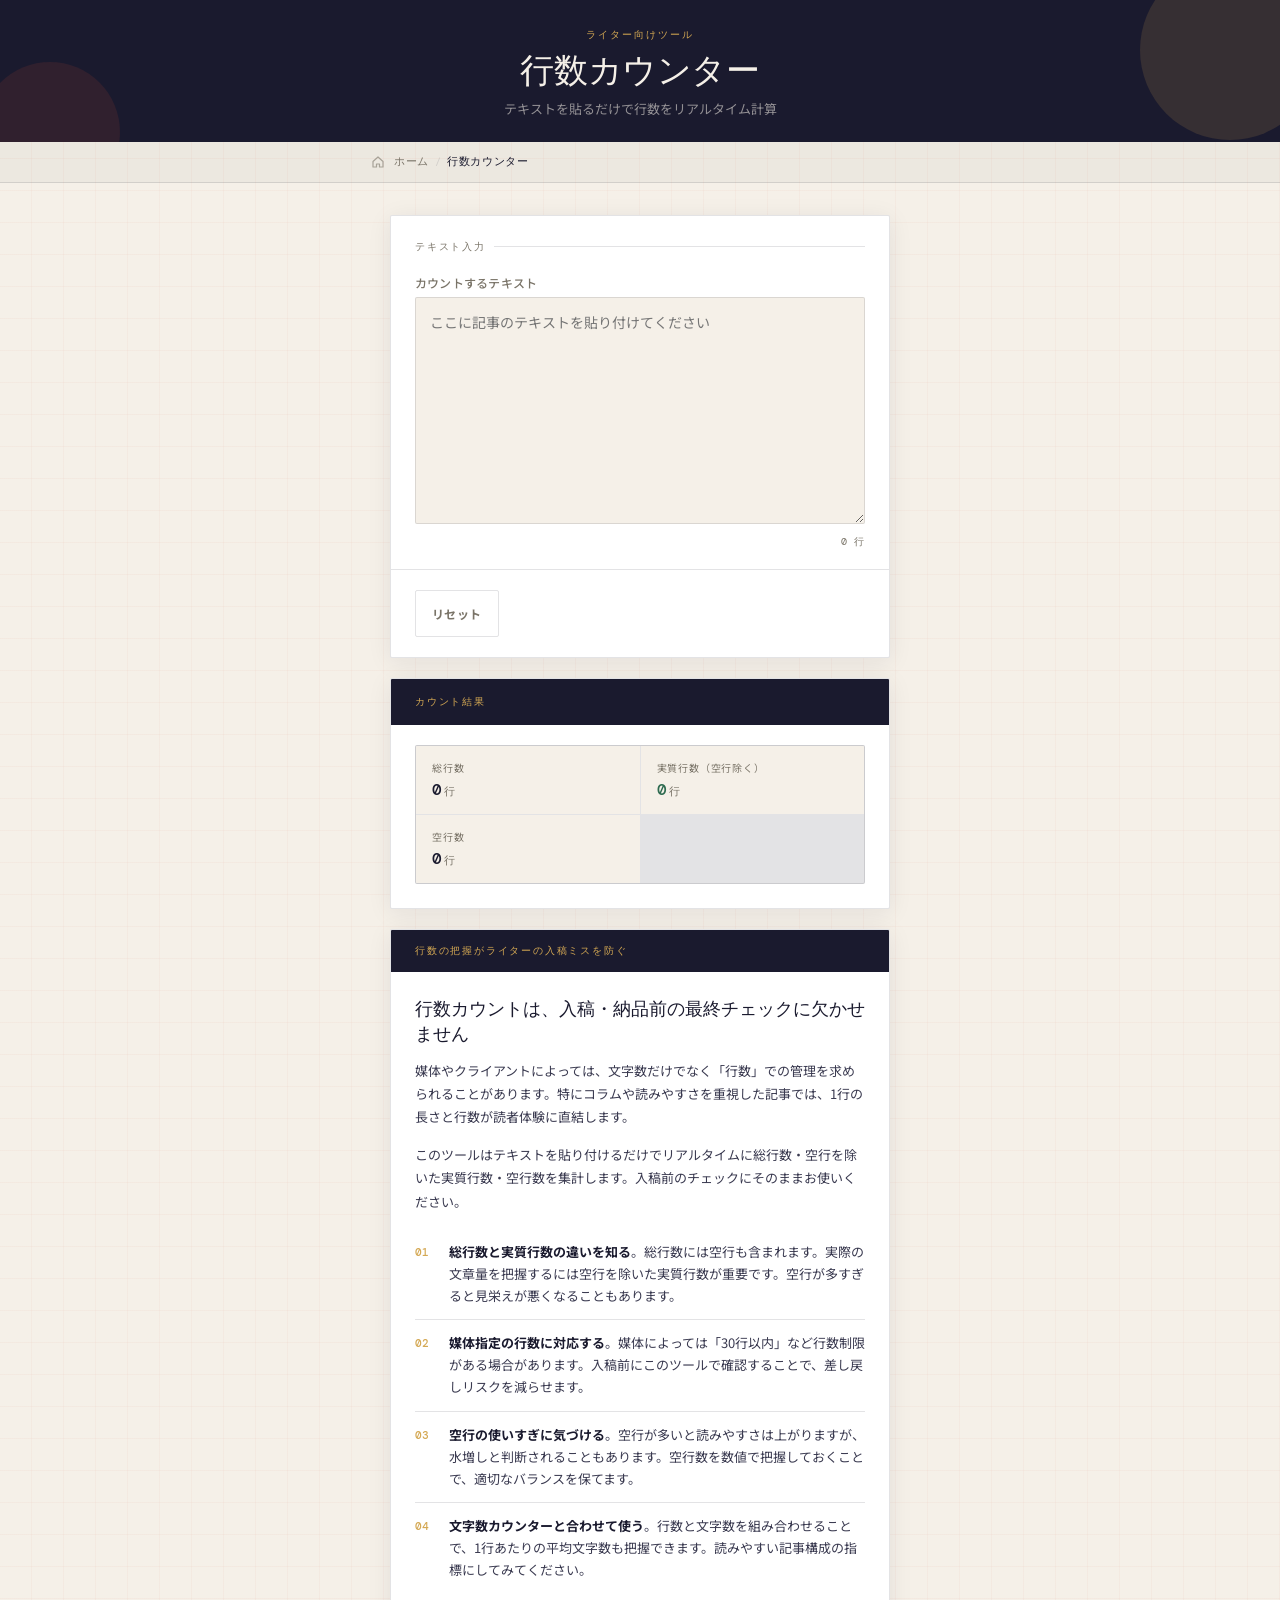
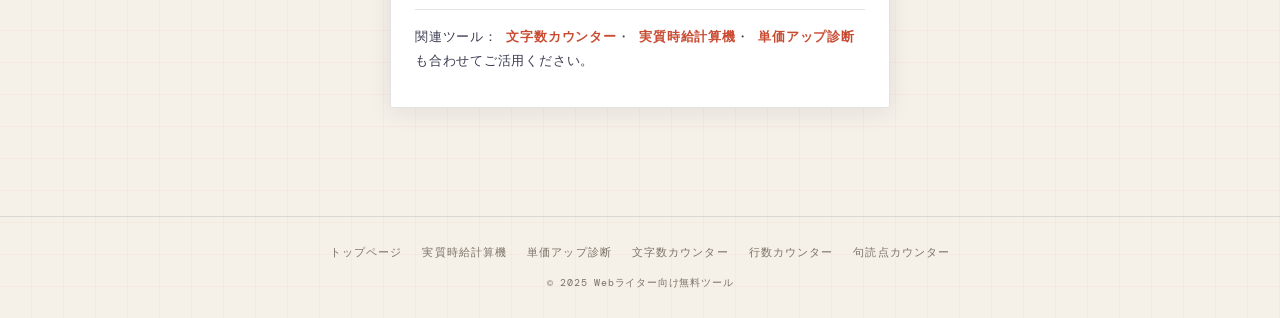
<file: line-count.html>
<!DOCTYPE html>
<html lang="ja">
<head>
<meta charset="UTF-8">
<meta name="viewport" content="width=device-width, initial-scale=1.0">
<title>Webライター向け行数カウンター｜テキストの行数を即カウント【無料】</title>
<meta name="description" content="Webライター向けの無料行数カウンターツール。テキストを貼るだけで総行数・空行を除いた実質行数をリアルタイム計算。原稿管理や入稿前チェックに便利です。">
<meta name="robots" content="index, follow">
<meta property="og:title" content="Webライター向け行数カウンター｜テキストの行数を即カウント【無料】">
<meta property="og:description" content="テキストを貼るだけで総行数・実質行数をリアルタイム計算できる無料ツール。">
<meta property="og:type" content="website">
<meta property="og:url" content="https://writer-salary-calculator.babynakunaku.workers.dev/line-count.html">
<meta property="og:image" content="https://writer-salary-calculator.babynakunaku.workers.dev/ogp.jpg">
<link rel="canonical" href="https://writer-salary-calculator.babynakunaku.workers.dev/line-count.html">
<script type="application/ld+json">
{
  "@context": "https://schema.org",
  "@type": "WebApplication",
  "name": "Webライター向け行数カウンター",
  "url": "https://writer-salary-calculator.babynakunaku.workers.dev/line-count.html",
  "applicationCategory": "FinanceApplication",
  "operatingSystem": "All",
  "description": "テキストを貼るだけで総行数・実質行数をリアルタイム計算できる無料ツール。",
  "offers": { "@type": "Offer", "price": "0", "priceCurrency": "JPY" }
}
</script>
<!-- common.css を <link> で読み込む。<script> タグは誤りなので使わないこと -->
<link rel="stylesheet" href="common.css">
<style>
  .textarea-main {
    width: 100%;
    padding: 12px 14px;
    font-family: 'Noto Sans JP', sans-serif;
    font-size: 14px;
    color: var(--ink);
    background: var(--paper);
    border: 1.5px solid var(--border);
    border-radius: 2px;
    outline: none;
    resize: vertical;
    line-height: 1.8;
    min-height: 160px;
    transition: border-color 0.2s, box-shadow 0.2s;
  }
  .textarea-main:focus {
    border-color: var(--accent);
    box-shadow: 0 0 0 3px rgba(200,75,49,0.1);
    background: #fff;
  }
  .textarea-counter {
    text-align: right;
    font-family: 'DM Mono', monospace;
    font-size: 10px;
    color: var(--muted);
    margin-top: 6px;
    letter-spacing: 0.06em;
  }
</style>
</head>
<body data-page="tool" data-title="行数カウンター" data-subtitle="テキストを貼るだけで行数をリアルタイム計算">

<div class="container-tool">

  <!-- 入力カード -->
  <div class="card">
    <div class="card-section">
      <div class="section-title">テキスト入力</div>
      <div class="field">
        <label for="inputText">カウントするテキスト</label>
        <textarea id="inputText"
          placeholder="ここに記事のテキストを貼り付けてください"
          rows="8"
          class="textarea-main"
          aria-describedby="textareaCounter"></textarea>
        <div class="textarea-counter" id="textareaCounter" aria-live="polite">0 行</div>
      </div>
    </div>
    <div class="btn-area">
      <div class="btn-row">
        <button id="resetBtn" type="button" class="btn-ghost">リセット</button>
      </div>
    </div>
  </div>

  <!-- エラー表示 -->
  <div id="errorNote" class="error-note" role="alert" aria-live="assertive"></div>

  <!-- 結果カード（リアルタイムのため最初から表示） -->
  <div class="result-card" id="result"
       role="status" aria-live="polite" aria-atomic="true"
       style="display:block; margin-top:20px;">
    <div class="result-header">カウント結果</div>
    <div class="result-body">

      <div class="metrics">
        <div class="metric">
          <div class="metric-label">総行数</div>
          <div class="metric-value" id="totalLines">
            0<span class="metric-unit">行</span>
          </div>
        </div>
        <div class="metric">
          <div class="metric-label">実質行数（空行除く）</div>
          <div class="metric-value highlight" id="netLines">
            0<span class="metric-unit">行</span>
          </div>
        </div>
        <div class="metric">
          <div class="metric-label">空行数</div>
          <div class="metric-value" id="emptyLines">
            0<span class="metric-unit">行</span>
          </div>
        </div>
      </div>

    </div>
  </div>

  <!-- 解説セクション -->
  <div class="explain" style="margin-top:20px;">
    <div class="explain-header">行数の把握がライターの入稿ミスを防ぐ</div>
    <div class="explain-body">
      <h2>行数カウントは、入稿・納品前の最終チェックに欠かせません</h2>
      <p>
        媒体やクライアントによっては、文字数だけでなく「行数」での管理を求められることがあります。特にコラムや読みやすさを重視した記事では、1行の長さと行数が読者体験に直結します。
      </p>
      <p>
        このツールはテキストを貼り付けるだけでリアルタイムに総行数・空行を除いた実質行数・空行数を集計します。入稿前のチェックにそのままお使いください。
      </p>
      <div class="explain-points">
        <div class="explain-point">
          <span class="explain-point-num">01</span>
          <span><strong>総行数と実質行数の違いを知る</strong>。総行数には空行も含まれます。実際の文章量を把握するには空行を除いた実質行数が重要です。空行が多すぎると見栄えが悪くなることもあります。</span>
        </div>
        <div class="explain-point">
          <span class="explain-point-num">02</span>
          <span><strong>媒体指定の行数に対応する</strong>。媒体によっては「30行以内」など行数制限がある場合があります。入稿前にこのツールで確認することで、差し戻しリスクを減らせます。</span>
        </div>
        <div class="explain-point">
          <span class="explain-point-num">03</span>
          <span><strong>空行の使いすぎに気づける</strong>。空行が多いと読みやすさは上がりますが、水増しと判断されることもあります。空行数を数値で把握しておくことで、適切なバランスを保てます。</span>
        </div>
        <div class="explain-point">
          <span class="explain-point-num">04</span>
          <span><strong>文字数カウンターと合わせて使う</strong>。行数と文字数を組み合わせることで、1行あたりの平均文字数も把握できます。読みやすい記事構成の指標にしてみてください。</span>
        </div>
      </div>
      <p class="related-link">
        関連ツール：
        <a href="word-count.html">文字数カウンター</a>・
        <a href="real-jikyuu.html">実質時給計算機</a>・
        <a href="raise-price.html">単価アップ診断</a>も合わせてご活用ください。
      </p>
    </div>
  </div>

</div>

<!-- GA・ヘッダー・パンくず・フッターは common.js が自動挿入する -->
<script src="common.js"></script>
<script>
(function () {
  'use strict';

  console.log('tool-ready:line-count');

  var el = function(id) { return document.getElementById(id); };
  var LS_KEY = 'writer_line-count_v1';

  /* ── GA イベント送信（30秒スロットル） ── */
  var lastTracked = 0;
  function throttledTrack() {
    var now = Date.now();
    if (now - lastTracked > 30000) {
      window.trackCalc && window.trackCalc('line-count');
      lastTracked = now;
    }
  }

  /* ── リアルタイムカウント ── */
  function calculate() {
    var text  = el('inputText').value;

    // 行分割：CRLF / LF の両方に対応
    // 末尾の余分な空要素（末尾改行でできる空行）を削除する
    var rawLines = text === '' ? [] : text.split(/\r?\n/);
    while (rawLines.length > 0 && rawLines[rawLines.length - 1] === '') {
      rawLines.pop();
    }

    var total = rawLines.length;

    // 空行は trim() が空文字になるものをカウント
    var empty = rawLines.filter(function(l) { return l.trim() === ''; }).length;
    var net   = total - empty;

    /* テキストエリア下ミニカウンター */
    el('textareaCounter').textContent = total.toLocaleString('ja-JP') + ' 行';

    /* メトリクス更新 */
    el('totalLines').innerHTML  =
      total.toLocaleString('ja-JP') + '<span class="metric-unit">行</span>';
    el('netLines').innerHTML    =
      net.toLocaleString('ja-JP')   + '<span class="metric-unit">行</span>';
    el('emptyLines').innerHTML  =
      empty.toLocaleString('ja-JP') + '<span class="metric-unit">行</span>';

    /* GA（テキストがあるときのみ・30秒スロットル） */
    if (total > 0) throttledTrack();
  }

  /* ── リセット ── */
  function resetAll() {
    el('inputText').value = '';
    el('textareaCounter').textContent = '0 行';
    try { localStorage.removeItem(LS_KEY); } catch(e) {}
    if (history.replaceState) history.replaceState(null, '', location.pathname);
    calculate();
  }

  /* ── 初期化 ── */
  calculate();

  /* ── イベント登録 ── */
  el('inputText').addEventListener('input', calculate);
  el('resetBtn').addEventListener('click', resetAll);

})();
</script>
</body>
</html>
</file>
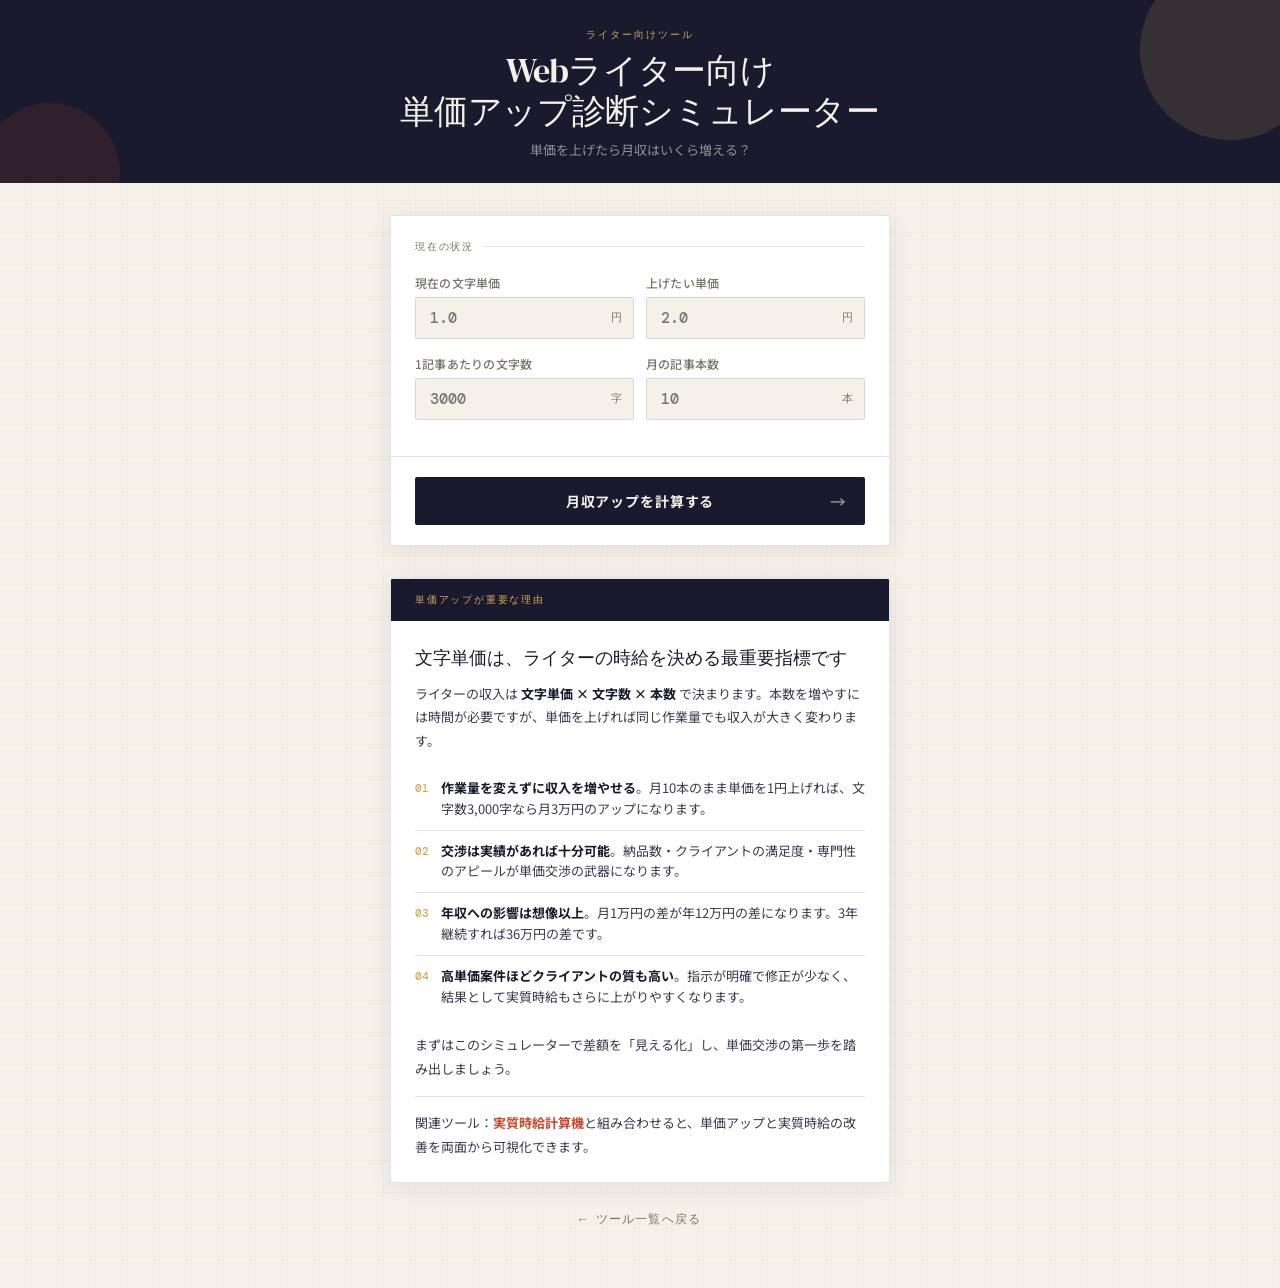
<file: raise-price.html>
<!DOCTYPE html>
<html lang="ja">
<head>
<meta charset="UTF-8">
<meta name="viewport" content="width=device-width, initial-scale=1.0">
<title>Webライター向け単価アップ診断ツール｜文字単価を上げたら月収はいくら増える？【無料】</title>
<meta name="description" content="Webライターが文字単価を上げた場合の月収アップ額を自動計算できる無料ツール。現在の単価・文字数・本数を入力するだけで差額と年間収入の増加額がすぐ分かります。単価交渉の判断材料に。">
<meta property="og:title" content="Webライター向け単価アップ診断ツール｜文字単価を上げたら月収はいくら増える？【無料】">
<meta property="og:description" content="Webライターが文字単価を上げた場合の月収アップ額を自動計算できる無料ツール。差額と年間収入の増加額がすぐ分かります。">
<meta property="og:type" content="website">
<meta property="og:url" content="https://astounding-mousse-d69b3e.netlify.app/raise-price.html">
<meta property="og:image" content="https://astounding-mousse-d69b3e.netlify.app/ogp.jpg">
<link rel="canonical" href="https://astounding-mousse-d69b3e.netlify.app/raise-price.html">
<meta name="robots" content="index, follow">
<script type="application/ld+json">
{
  "@context": "https://schema.org",
  "@type": "WebApplication",
  "name": "Webライター向け単価アップ診断ツール",
  "url": "https://astounding-mousse-d69b3e.netlify.app/raise-price.html",
  "applicationCategory": "FinanceApplication",
  "operatingSystem": "All",
  "description": "Webライターが文字単価を上げた場合の月収増加額を計算できる無料ツール。",
  "offers": {
    "@type": "Offer",
    "price": "0",
    "priceCurrency": "JPY"
  }
}
</script>
<!-- GA4: replace G-XXXXXXXXXX with your Measurement ID -->
<script async src="https://www.googletagmanager.com/gtag/js?id=G-XXXXXXXXXX"></script>
<script>
  window.dataLayer = window.dataLayer || [];
  function gtag(){ dataLayer.push(arguments); }
  gtag('js', new Date());
  gtag('config', 'G-XXXXXXXXXX');
</script>
<style>
  @import url('https://fonts.googleapis.com/css2?family=DM+Serif+Display:ital@0;1&family=DM+Mono:wght@400;500&family=Noto+Sans+JP:wght@400;500;700&display=swap');

  *, *::before, *::after { box-sizing: border-box; margin: 0; padding: 0; }

  :root {
    --ink:    #1a1a2e;
    --paper:  #f5f0e8;
    --accent: #c84b31;
    --gold:   #d4a853;
    --muted:  #7a7468;
    --good:   #2d6a4f;
    --border: rgba(26,26,46,0.12);
    --shadow: 0 4px 24px rgba(26,26,46,0.08);
  }

  body {
    font-family: 'Noto Sans JP', sans-serif;
    background-color: var(--paper);
    color: var(--ink);
    min-height: 100vh;
    background-image:
      repeating-linear-gradient(0deg, transparent, transparent 31px, rgba(200,75,49,0.04) 31px, rgba(200,75,49,0.04) 32px),
      repeating-linear-gradient(90deg, transparent, transparent 31px, rgba(200,75,49,0.04) 31px, rgba(200,75,49,0.04) 32px);
  }

  /* Header */
  header {
    background-color: var(--ink); color: var(--paper);
    padding: 28px 24px 24px; text-align: center;
    position: relative; overflow: hidden;
  }
  header::before {
    content: ''; position: absolute; top: -40px; right: -40px;
    width: 180px; height: 180px; border-radius: 50%;
    background: rgba(212,168,83,0.15); pointer-events: none;
  }
  header::after {
    content: ''; position: absolute; bottom: -60px; left: -20px;
    width: 140px; height: 140px; border-radius: 50%;
    background: rgba(200,75,49,0.12); pointer-events: none;
  }
  .header-label {
    font-family: 'DM Mono', monospace; font-size: 10px;
    letter-spacing: 0.2em; color: var(--gold);
    text-transform: uppercase; margin-bottom: 8px;
  }
  header h1 {
    font-family: 'DM Serif Display', serif;
    font-size: clamp(22px, 5vw, 34px);
    font-weight: 400; letter-spacing: -0.01em; line-height: 1.2;
  }
  header p { font-size: 13px; color: rgba(245,240,232,0.55); margin-top: 8px; }

  /* Layout */
  .container { max-width: 540px; margin: 0 auto; padding: 32px 20px 60px; }

  /* Card */
  .card {
    background: #fff; border-radius: 2px;
    border: 1px solid var(--border); box-shadow: var(--shadow); overflow: hidden;
  }
  .card-section { padding: 24px 24px 20px; border-bottom: 1px solid var(--border); }

  .section-title {
    font-family: 'DM Mono', monospace; font-size: 10px;
    letter-spacing: 0.18em; color: var(--muted);
    text-transform: uppercase; margin-bottom: 20px;
    display: flex; align-items: center; gap: 8px;
  }
  .section-title::after { content: ''; flex: 1; height: 1px; background: var(--border); }

  /* Fields */
  .field { margin-bottom: 16px; }
  .field:last-child { margin-bottom: 0; }
  label {
    display: block; font-size: 12px; font-weight: 500;
    color: var(--muted); margin-bottom: 6px; letter-spacing: 0.02em;
  }
  .input-wrap { position: relative; display: flex; align-items: center; }
  input[type="number"] {
    width: 100%; padding: 10px 40px 10px 14px;
    font-family: 'DM Mono', monospace; font-size: 15px; font-weight: 500;
    color: var(--ink); background: var(--paper);
    border: 1.5px solid var(--border); border-radius: 2px;
    outline: none; transition: border-color 0.2s, box-shadow 0.2s;
    -moz-appearance: textfield;
  }
  input[type="number"]::-webkit-inner-spin-button,
  input[type="number"]::-webkit-outer-spin-button { -webkit-appearance: none; }
  input[type="number"]:focus {
    border-color: var(--accent); box-shadow: 0 0 0 3px rgba(200,75,49,0.1); background: #fff;
  }
  .unit {
    position: absolute; right: 12px;
    font-family: 'DM Mono', monospace; font-size: 11px;
    color: var(--muted); pointer-events: none;
  }
  .field-row { display: grid; grid-template-columns: 1fr 1fr; gap: 12px; }

  /* Button */
  .btn-area { padding: 20px 24px; }
  .btn-primary {
    width: 100%; padding: 14px;
    background: var(--ink); color: var(--paper);
    border: none; border-radius: 2px;
    font-family: 'Noto Sans JP', sans-serif; font-size: 14px;
    font-weight: 700; letter-spacing: 0.06em; cursor: pointer;
    transition: background 0.2s, transform 0.1s;
    position: relative; overflow: hidden;
  }
  .btn-primary:hover { background: #2d2d4e; }
  .btn-primary:active { transform: scale(0.99); }
  .btn-primary::after {
    content: '→'; position: absolute; right: 18px; top: 50%;
    transform: translateY(-50%); font-size: 16px; opacity: 0.5;
  }

  /* Error */
  .error-note {
    display: none; margin-top: 16px; padding: 12px 16px;
    background: rgba(200,75,49,0.08); border: 1.5px solid rgba(200,75,49,0.25);
    border-radius: 2px; font-size: 13px; color: var(--accent); font-weight: 500;
  }

  /* Result card */
  .result-card {
    margin-top: 20px; background: #fff;
    border: 1px solid var(--border); border-radius: 2px;
    box-shadow: var(--shadow); overflow: hidden;
    display: none; animation: slideUp 0.35s cubic-bezier(0.22,1,0.36,1);
  }
  @keyframes slideUp {
    from { opacity: 0; transform: translateY(16px); }
    to   { opacity: 1; transform: translateY(0); }
  }
  .result-header {
    background: var(--ink); padding: 16px 24px;
    font-family: 'DM Mono', monospace; font-size: 10px;
    letter-spacing: 0.18em; text-transform: uppercase; color: var(--gold);
  }
  .result-body { padding: 0 24px 24px; }

  /* Difference big display */
  .diff-big {
    padding: 28px 0 22px; text-align: center; border-bottom: 1px solid var(--border);
  }
  .diff-label { font-size: 11px; color: var(--muted); letter-spacing: 0.1em; margin-bottom: 8px; }
  .diff-value {
    font-family: 'DM Serif Display', serif;
    font-size: clamp(40px, 10vw, 62px); line-height: 1; letter-spacing: -0.02em;
    color: var(--good);
  }
  .diff-value .yen { font-size: 0.45em; vertical-align: super; margin-right: 4px; }
  .diff-value .per { font-size: 0.3em; vertical-align: baseline; color: var(--muted); margin-left: 6px; }

  /* Motivational badge */
  .motiv-badge {
    display: inline-block; margin-top: 14px; padding: 6px 18px;
    border-radius: 40px; font-size: 12px; font-weight: 700;
    letter-spacing: 0.04em; background: rgba(45,106,79,0.1); color: var(--good);
  }
  .motiv-neutral { background: rgba(212,168,83,0.15); color: #9a7000; }
  .motiv-caution { background: rgba(200,75,49,0.08); color: var(--accent); }

  /* Metrics grid */
  .metrics {
    display: grid; grid-template-columns: 1fr 1fr;
    gap: 1px; background: var(--border);
    border: 1px solid var(--border); border-radius: 2px;
    overflow: hidden; margin-top: 20px;
  }
  .metric { background: var(--paper); padding: 16px; }
  .metric-label { font-size: 10px; color: var(--muted); letter-spacing: 0.08em; margin-bottom: 6px; }
  .metric-value {
    font-family: 'DM Mono', monospace; font-size: 18px; font-weight: 500; color: var(--ink);
  }
  .metric-value.highlight { color: var(--good); }
  .metric-unit { font-size: 11px; color: var(--muted); margin-left: 2px; }

  /* Arrow between metrics */
  .metrics-arrow {
    grid-column: 1 / -1; background: var(--paper);
    padding: 6px; text-align: center; font-size: 14px; color: var(--muted);
  }

  /* Explain section */
  .explain {
    margin-top: 32px; background: #fff;
    border: 1px solid var(--border); border-radius: 2px;
    box-shadow: var(--shadow); overflow: hidden;
  }
  .explain-header {
    background: var(--ink); padding: 14px 24px;
    font-family: 'DM Mono', monospace; font-size: 10px;
    letter-spacing: 0.18em; text-transform: uppercase; color: var(--gold);
  }
  .explain-body { padding: 24px; }
  .explain-body h2 {
    font-family: 'DM Serif Display', serif; font-size: 18px;
    font-weight: 400; margin-bottom: 12px; line-height: 1.4;
  }
  .explain-body p {
    font-size: 13px; line-height: 1.8; color: #3a3a50; margin-bottom: 14px;
  }
  .explain-body p:last-child { margin-bottom: 0; }
  .explain-body strong { color: var(--ink); font-weight: 700; }

  .explain-points { margin: 16px 0; }
  .explain-point {
    display: flex; gap: 12px; align-items: flex-start;
    padding: 10px 0; border-bottom: 1px solid var(--border);
    font-size: 13px; line-height: 1.6; color: #3a3a50;
  }
  .explain-point:last-child { border-bottom: none; }
  .explain-point-num {
    font-family: 'DM Mono', monospace; font-size: 11px;
    color: var(--gold); font-weight: 500; flex-shrink: 0; padding-top: 2px;
  }

  /* Back link */
  .back-link {
    display: block; text-align: center; margin-top: 28px;
    font-family: 'DM Mono', monospace; font-size: 12px;
    color: var(--muted); text-decoration: none; letter-spacing: 0.1em;
    transition: color 0.2s;
  }
  .back-link:hover { color: var(--ink); }
  .back-link::before { content: '← '; }

  @media (max-width: 400px) {
    .field-row { grid-template-columns: 1fr; }
    .metrics   { grid-template-columns: 1fr; }
    .metrics-arrow { display: none; }
    .btn-primary::after { display: none; }
  }
</style>
</head>
<body>

<header>
  <div class="header-label">ライター向けツール</div>
  <h1>Webライター向け<br>単価アップ診断シミュレーター</h1>
  <p>単価を上げたら月収はいくら増える？</p>
</header>

<div class="container">

  <!-- 入力カード -->
  <div class="card">
    <div class="card-section">
      <div class="section-title">現在の状況</div>
      <div class="field-row">
        <div class="field">
          <label for="currentPrice">現在の文字単価</label>
          <div class="input-wrap">
            <input type="number" id="currentPrice" placeholder="1.0" min="0" step="0.1" inputmode="decimal">
            <span class="unit">円</span>
          </div>
        </div>
        <div class="field">
          <label for="targetPrice">上げたい単価</label>
          <div class="input-wrap">
            <input type="number" id="targetPrice" placeholder="2.0" min="0" step="0.1" inputmode="decimal">
            <span class="unit">円</span>
          </div>
        </div>
      </div>
      <div class="field-row">
        <div class="field">
          <label for="charCount">1記事あたりの文字数</label>
          <div class="input-wrap">
            <input type="number" id="charCount" placeholder="3000" min="0" inputmode="numeric">
            <span class="unit">字</span>
          </div>
        </div>
        <div class="field">
          <label for="articleCount">月の記事本数</label>
          <div class="input-wrap">
            <input type="number" id="articleCount" placeholder="10" min="0" inputmode="numeric">
            <span class="unit">本</span>
          </div>
        </div>
      </div>
    </div>

    <div class="btn-area">
      <button id="calcBtn" type="button" class="btn-primary">月収アップを計算する</button>
    </div>
  </div>

  <!-- エラー -->
  <div id="errorNote" class="error-note" role="alert" aria-live="assertive"></div>

  <!-- 結果カード -->
  <div class="result-card" id="result" role="status" aria-live="polite" aria-atomic="true">
    <div class="result-header">シミュレーション結果</div>
    <div class="result-body">

      <!-- 差額ビッグ表示 -->
      <div class="diff-big">
        <div class="diff-label">月収アップ額</div>
        <div class="diff-value">
          <span class="yen">+¥</span><span id="diffNum">0</span><span class="per">/月</span>
        </div>
        <div><span class="motiv-badge" id="motivBadge"></span></div>
      </div>

      <!-- 月収比較グリッド -->
      <div class="metrics">
        <div class="metric">
          <div class="metric-label">現在の月収</div>
          <div class="metric-value" id="currentIncome">—<span class="metric-unit">円</span></div>
        </div>
        <div class="metric">
          <div class="metric-label">単価アップ後の月収</div>
          <div class="metric-value highlight" id="newIncome">—<span class="metric-unit">円</span></div>
        </div>
        <div class="metrics-arrow">↑</div>
        <div class="metric">
          <div class="metric-label">年間換算の差額</div>
          <div class="metric-value highlight" id="yearDiff">—<span class="metric-unit">円</span></div>
        </div>
        <div class="metric">
          <div class="metric-label">単価アップ率</div>
          <div class="metric-value" id="priceRatio">—<span class="metric-unit">%</span></div>
        </div>
      </div>

    </div>
  </div>

  <!-- 解説セクション -->
  <div class="explain">
    <div class="explain-header">単価アップが重要な理由</div>
    <div class="explain-body">
      <h2>文字単価は、ライターの時給を決める最重要指標です</h2>
      <p>
        ライターの収入は <strong>文字単価 × 文字数 × 本数</strong> で決まります。本数を増やすには時間が必要ですが、単価を上げれば同じ作業量でも収入が大きく変わります。
      </p>
      <div class="explain-points">
        <div class="explain-point">
          <span class="explain-point-num">01</span>
          <span><strong>作業量を変えずに収入を増やせる</strong>。月10本のまま単価を1円上げれば、文字数3,000字なら月3万円のアップになります。</span>
        </div>
        <div class="explain-point">
          <span class="explain-point-num">02</span>
          <span><strong>交渉は実績があれば十分可能</strong>。納品数・クライアントの満足度・専門性のアピールが単価交渉の武器になります。</span>
        </div>
        <div class="explain-point">
          <span class="explain-point-num">03</span>
          <span><strong>年収への影響は想像以上</strong>。月1万円の差が年12万円の差になります。3年継続すれば36万円の差です。</span>
        </div>
        <div class="explain-point">
          <span class="explain-point-num">04</span>
          <span><strong>高単価案件ほどクライアントの質も高い</strong>。指示が明確で修正が少なく、結果として実質時給もさらに上がりやすくなります。</span>
        </div>
      </div>
      <p>
        まずはこのシミュレーターで差額を「見える化」し、単価交渉の第一歩を踏み出しましょう。
      </p>
      <p style="margin-top:16px;padding-top:14px;border-top:1px solid var(--border);font-size:13px;color:#3a3a50;line-height:1.8;">
        関連ツール：<a href="jikyuu.html" style="color:var(--accent);text-decoration:none;font-weight:700;">実質時給計算機</a>と組み合わせると、単価アップと実質時給の改善を両面から可視化できます。
      </p>
    </div>
  </div>

  <!-- 戻るリンク -->
  <a href="index.html" class="back-link">ツール一覧へ戻る</a>

</div>

<script>
(function () {
  var el = function(id) { return document.getElementById(id); };

  function fmt(n) { return Math.round(n).toLocaleString('ja-JP'); }
  function parseClamp(id) {
    var v = parseFloat(el(id).value);
    return isFinite(v) ? Math.max(0, v) : 0;
  }

  function showError(msg) {
    var note = el('errorNote');
    note.textContent = msg;
    note.style.display = 'block';
    el('result').style.display = 'none';
  }
  function clearError() {
    el('errorNote').textContent = '';
    el('errorNote').style.display = 'none';
  }

  function calculate() {
    /* GA4 tracking — safe even if gtag is undefined */
    try {
      if (typeof gtag === 'function') {
        gtag('event', 'calculate', {
          event_category: 'tool',
          event_label: 'raise-price'
        });
      }
    } catch(e) {}

    var currentPrice  = parseClamp('currentPrice');
    var targetPrice   = parseClamp('targetPrice');
    var charCount     = parseClamp('charCount');
    var articleCount  = parseClamp('articleCount');

    if (currentPrice <= 0) { showError('⚠ 現在の文字単価を入力してください。'); return; }
    if (targetPrice  <= 0) { showError('⚠ 上げたい単価を入力してください。'); return; }
    if (charCount    <= 0) { showError('⚠ 1記事あたりの文字数を入力してください。'); return; }
    if (articleCount <= 0) { showError('⚠ 月の記事本数を入力してください。'); return; }
    if (targetPrice <= currentPrice) {
      showError('⚠ 上げたい単価は現在の単価より高い値を入力してください。'); return;
    }
    clearError();

    var currentIncome = currentPrice * charCount * articleCount;
    var newIncome     = targetPrice  * charCount * articleCount;
    var diff          = newIncome - currentIncome;
    var yearDiff      = diff * 12;
    var ratio         = ((targetPrice - currentPrice) / currentPrice * 100);

    /* motivational message */
    var motivText = '', motivClass = '';
    if (diff > 50000) {
      motivText  = '単価交渉は十分価値があります';
      motivClass = '';
    } else if (diff > 20000) {
      motivText  = '少しの単価アップでも大きな差になります';
      motivClass = 'motiv-neutral';
    } else {
      motivText  = 'まずはスキル強化と実績作りを意識しましょう';
      motivClass = 'motiv-caution';
    }

    el('diffNum').textContent      = fmt(diff);
    el('currentIncome').innerHTML  = fmt(Math.round(currentIncome)) + '<span class="metric-unit">円</span>';
    el('newIncome').innerHTML      = fmt(Math.round(newIncome))     + '<span class="metric-unit">円</span>';
    el('yearDiff').innerHTML       = fmt(Math.round(yearDiff))      + '<span class="metric-unit">円</span>';
    el('priceRatio').innerHTML     = ratio.toFixed(1)               + '<span class="metric-unit">%</span>';

    var badge = el('motivBadge');
    badge.textContent = motivText;
    badge.className   = 'motiv-badge ' + motivClass;

    var resultEl = el('result');
    resultEl.style.display = 'block';
    resultEl.style.animation = 'none';
    void resultEl.offsetWidth;
    resultEl.style.animation = '';
    resultEl.scrollIntoView({ behavior: 'smooth', block: 'nearest' });
  }

  el('calcBtn').addEventListener('click', calculate);

  ['currentPrice','targetPrice','charCount','articleCount'].forEach(function(id) {
    el(id).addEventListener('keydown', function(e) {
      if (e.key === 'Enter') { e.preventDefault(); calculate(); }
    });
  });
})();
</script>
</body>
</html>
</file>
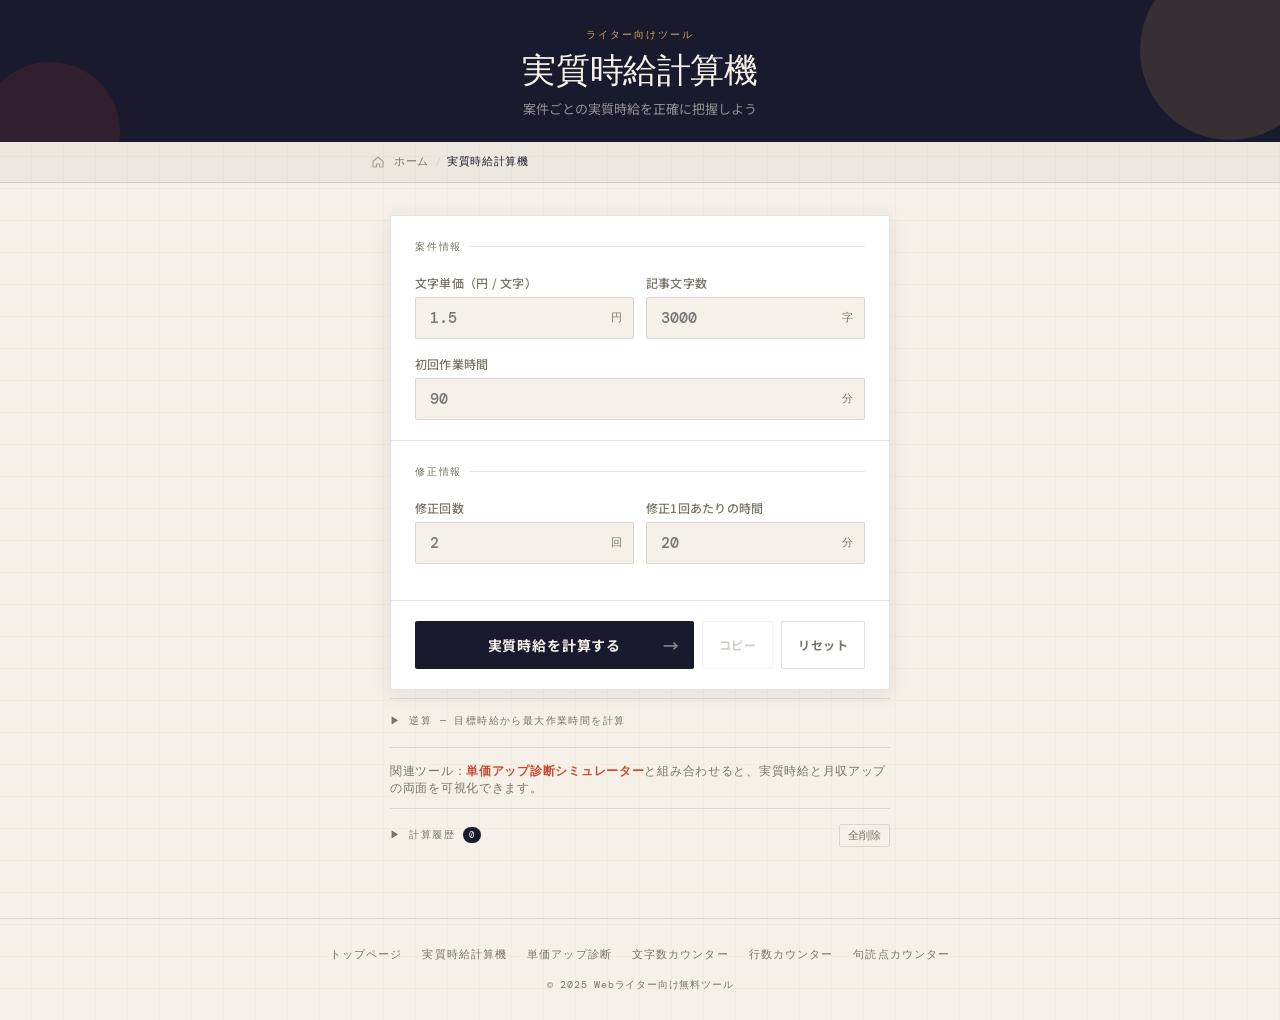
<file: real-jikyuu.html>
<!DOCTYPE html>
<html lang="ja">
<head>
<meta charset="UTF-8">
<meta name="viewport" content="width=device-width, initial-scale=1.0">
<title>Webライター向け実質時給計算機｜文字単価・修正込みの本当の時給を計算【無料】</title>
<meta name="description" content="Webライターが案件の実質時給を無料で計算できるツール。文字単価・作業時間・修正回数を入力するだけで請求額・総作業時間・実質時給を即算出。単価交渉や案件選びの判断材料に。">
<meta name="robots" content="index, follow">
<meta property="og:title" content="Webライター向け実質時給計算機｜修正込みの本当の時給を計算【無料】">
<meta property="og:description" content="文字単価・作業時間・修正回数から実質時給を計算。案件の割に合う度を可視化できる無料ツール。">
<meta property="og:type" content="website">
<meta property="og:url" content="https://writer-salary-calculator.babynakunaku.workers.dev/real-jikyuu.html">
<meta property="og:image" content="https://writer-salary-calculator.babynakunaku.workers.dev/ogp.jpg">
<link rel="canonical" href="https://writer-salary-calculator.babynakunaku.workers.dev/real-jikyuu.html">
<script type="application/ld+json">
{
  "@context": "https://schema.org",
  "@type": "WebApplication",
  "name": "Webライター向け実質時給計算機",
  "url": "https://writer-salary-calculator.babynakunaku.workers.dev/real-jikyuu.html",
  "applicationCategory": "FinanceApplication",
  "operatingSystem": "All",
  "description": "Webライターが文字単価・作業時間・修正回数から実質時給を計算できる無料ツール。",
  "offers": { "@type": "Offer", "price": "0", "priceCurrency": "JPY" }
}
</script>
<link rel="stylesheet" href="common.css">
</head>
<body data-page="tool" data-title="実質時給計算機" data-subtitle="案件ごとの実質時給を正確に把握しよう">

<!-- ヘッダー・パンくず・GA は common.js が自動挿入 -->

<div class="container-tool">

  <!-- 入力カード -->
  <div class="card">
    <div class="card-section">
      <div class="section-title">案件情報</div>
      <div class="field-row">
        <div class="field">
          <label for="charPrice">文字単価（円 / 文字）</label>
          <div class="input-wrap">
            <input type="number" id="charPrice" placeholder="1.5" min="0" step="0.1" inputmode="decimal">
            <span class="unit">円</span>
          </div>
        </div>
        <div class="field">
          <label for="charCount">記事文字数</label>
          <div class="input-wrap">
            <input type="number" id="charCount" placeholder="3000" min="0" inputmode="numeric">
            <span class="unit">字</span>
          </div>
        </div>
      </div>
      <div class="field">
        <label for="workTime">初回作業時間</label>
        <div class="input-wrap">
          <input type="number" id="workTime" placeholder="90" min="0" inputmode="numeric">
          <span class="unit">分</span>
        </div>
      </div>
    </div>

    <div class="card-section">
      <div class="section-title">修正情報</div>
      <div class="field-row">
        <div class="field">
          <label for="revCount">修正回数</label>
          <div class="input-wrap">
            <input type="number" id="revCount" placeholder="2" min="0" inputmode="numeric">
            <span class="unit">回</span>
          </div>
        </div>
        <div class="field">
          <label for="revTime">修正1回あたりの時間</label>
          <div class="input-wrap">
            <input type="number" id="revTime" placeholder="20" min="0" inputmode="numeric">
            <span class="unit">分</span>
          </div>
        </div>
      </div>
    </div>

    <div class="btn-area">
      <div class="btn-row">
        <button id="calcBtn" type="button" class="btn-primary">実質時給を計算する</button>
        <button id="copyBtn" type="button" class="btn-ghost" disabled>コピー</button>
        <button id="resetBtn" type="button" class="btn-ghost">リセット</button>
      </div>
    </div>
  </div>

  <!-- エラー -->
  <div id="errorNote" class="error-note" role="alert" aria-live="assertive"></div>

  <!-- 結果カード -->
  <div class="result-card" id="result" role="status" aria-live="polite" aria-atomic="true">
    <div class="result-header">計算結果</div>
    <div class="result-body">

      <div class="hourly-big">
        <div class="hourly-label">実質時給</div>
        <div class="hourly-value"><span class="yen">¥</span><span id="hourlyNum">0</span></div>
        <div><span class="eval-badge" id="evalBadge"></span></div>
      </div>

      <div class="gauge-wrap">
        <div class="gauge-section-label">時給レンジ</div>
        <div>
          <div class="gauge-track">
            <div class="gauge-fill" id="gaugeFill" style="width:0%"></div>
          </div>
          <div class="gauge-ticks" id="gaugeTicks"></div>
        </div>
      </div>

      <div class="metrics">
        <div class="metric">
          <div class="metric-label">請求額</div>
          <div class="metric-value" id="billing" data-raw="0">—<span class="metric-unit">円</span></div>
        </div>
        <div class="metric">
          <div class="metric-label">総作業時間</div>
          <div class="metric-value" id="totalTime" data-raw="0">—<span class="metric-unit">分</span></div>
        </div>
        <div class="metric">
          <div class="metric-label">初回作業</div>
          <div class="metric-value" id="initTime">—<span class="metric-unit">分</span></div>
        </div>
        <div class="metric">
          <div class="metric-label">修正作業合計</div>
          <div class="metric-value" id="revTotal">—<span class="metric-unit">分</span></div>
        </div>
      </div>

      <div class="share-row">
        <input type="text" class="share-url-input" id="shareUrl" readonly placeholder="計算後にURLが生成されます">
        <button type="button" class="btn-share" id="shareBtn">URLコピー</button>
      </div>

    </div>
  </div>

  <!-- 逆算 -->
  <div class="accordion">
    <div class="accordion-toggle" id="reverseToggle">
      <span class="accordion-arrow">▶</span>
      逆算 — 目標時給から最大作業時間を計算
    </div>
    <div class="accordion-body" id="reverseBody">
      <div class="reverse-inner">
        <div class="field-row">
          <div class="field">
            <label for="targetHourly">目標時給</label>
            <div class="input-wrap">
              <input type="number" id="targetHourly" placeholder="1500" min="0" inputmode="numeric">
              <span class="unit">円</span>
            </div>
          </div>
          <div class="field">
            <label for="reverseBilling">請求額</label>
            <div class="input-wrap">
              <input type="number" id="reverseBilling" placeholder="4500" min="0" inputmode="numeric">
              <span class="unit">円</span>
            </div>
          </div>
        </div>
        <button type="button" id="reverseCalcBtn" class="btn-primary" style="width:100%;margin-top:4px;">最大作業時間を計算</button>
        <div class="reverse-result" id="reverseResult">
          <strong id="reverseMaxTime">—</strong>
          <span class="sub" id="reverseSubText"></span>
        </div>
      </div>
    </div>
  </div>

  <!-- 関連ツール -->
  <p class="related-link">
    関連ツール：<a href="raise-price.html">単価アップ診断シミュレーター</a>と組み合わせると、実質時給と月収アップの両面を可視化できます。
  </p>

  <!-- 履歴 -->
  <div>
    <div class="history-head" id="historyHead">
      <div class="history-head-left">
        <span id="historyArrow">▶</span>
        計算履歴
        <span class="history-count" id="historyCount">0</span>
      </div>
      <button type="button" class="history-clear-btn" id="historyClearBtn">全削除</button>
    </div>
    <div class="history-body" id="historyBody">
      <div class="history-list" id="historyList"></div>
      <div class="history-empty" id="historyEmpty">まだ履歴はありません</div>
    </div>
  </div>

</div>

<script src="common.js"></script>
<script>
(function () {
  var el = function(id) { return document.getElementById(id); };
  var FIELDS  = ['charPrice','charCount','workTime','revCount','revTime'];
  var LS_KEY  = 'ai_writer_jikyuu_v1';
  var LS_HIST = 'ai_writer_jikyuu_hist_v1';
  var MAX_HIST = 5;
  var GAUGE_MAX = 4000;

  function fmt(n) { return Math.round(n).toLocaleString('ja-JP'); }
  function fmtF(n) { return (+n.toFixed(1)).toLocaleString('ja-JP'); }
  function parseClamp(id) {
    var v = parseFloat(el(id).value);
    return isFinite(v) ? Math.max(0, v) : 0;
  }

  /* localStorage */
  function saveInputs() {
    var obj = {};
    FIELDS.forEach(function(k) { obj[k] = el(k).value; });
    try { localStorage.setItem(LS_KEY, JSON.stringify(obj)); } catch(e) {}
  }
  function loadInputs() {
    try {
      var raw = localStorage.getItem(LS_KEY);
      if (!raw) return;
      var obj = JSON.parse(raw);
      FIELDS.forEach(function(k) { if (obj[k] !== undefined) el(k).value = obj[k]; });
    } catch(e) {}
  }

  /* error */
  function showError(msg) {
    el('errorNote').textContent = msg;
    el('errorNote').style.display = 'block';
    el('result').style.display = 'none';
    el('copyBtn').disabled = true;
  }
  function clearError() {
    el('errorNote').textContent = '';
    el('errorNote').style.display = 'none';
  }

  /* URL share */
  function buildShareUrl(cp, cc, wt, rc, rt) {
    return location.href.split('?')[0] + '?cp=' + encodeURIComponent(cp) +
      '&cc=' + encodeURIComponent(cc) + '&wt=' + encodeURIComponent(wt) +
      '&rc=' + encodeURIComponent(rc) + '&rt=' + encodeURIComponent(rt);
  }
  function loadFromUrl() {
    var search = location.search;
    if (!search || search.indexOf('cp=') === -1) return false;
    var params = {};
    search.slice(1).split('&').forEach(function(pair) {
      var kv = pair.split('=');
      params[kv[0]] = decodeURIComponent(kv[1] || '');
    });
    var map = {charPrice:'cp', charCount:'cc', workTime:'wt', revCount:'rc', revTime:'rt'};
    var found = false;
    Object.keys(map).forEach(function(field) {
      if (params[map[field]] !== undefined) { el(field).value = params[map[field]]; found = true; }
    });
    return found;
  }

  /* gauge */
  function renderGaugeTicks() {
    var ticks = el('gaugeTicks');
    ticks.innerHTML = '';
    [{val:1013}].forEach(function(m) {
      var pct = (m.val / GAUGE_MAX * 100).toFixed(2);
      var line = document.createElement('div');
      line.className = 'gauge-tick-line';
      line.style.left = pct + '%';
      ticks.appendChild(line);
    });
    [{val:1200, label:'普通<br>¥1,200'}, {val:2000, label:'良好<br>¥2,000'}].forEach(function(m) {
      var pct = (m.val / GAUGE_MAX * 100).toFixed(2);
      var line = document.createElement('div');
      line.className = 'gauge-tick-line';
      line.style.left = pct + '%';
      ticks.appendChild(line);
      var label = document.createElement('span');
      label.className = 'gauge-tick-label';
      label.style.left = pct + '%';
      label.innerHTML = m.label;
      ticks.appendChild(label);
    });
  }
  function updateGauge(hourly) {
    var pct = Math.min(hourly / GAUGE_MAX * 100, 100);
    var fill = el('gaugeFill');
    fill.style.width = pct + '%';
    fill.style.backgroundColor = hourly >= 2000 ? 'var(--good)' : hourly >= 1200 ? '#d4a853' : 'var(--warn)';
  }

  /* history */
  function loadHistory() {
    try { return JSON.parse(localStorage.getItem(LS_HIST)) || []; } catch(e) { return []; }
  }
  function saveHistory(hist) {
    try { localStorage.setItem(LS_HIST, JSON.stringify(hist)); } catch(e) {}
  }
  function pushHistory(entry) {
    var hist = loadHistory();
    hist.unshift(entry);
    if (hist.length > MAX_HIST) hist.pop();
    saveHistory(hist);
    renderHistory();
  }
  function renderHistory() {
    var hist = loadHistory();
    el('historyCount').textContent = hist.length;
    var list = el('historyList');
    list.innerHTML = '';
    if (hist.length === 0) { el('historyEmpty').style.display = 'block'; return; }
    el('historyEmpty').style.display = 'none';
    hist.forEach(function(h) {
      var dotCls = h.hourly >= 2000 ? 'h-dot-good' : h.hourly >= 1200 ? 'h-dot-norm' : 'h-dot-warn';
      var item = document.createElement('div');
      item.className = 'history-item';
      item.innerHTML =
        '<div class="h-dot ' + dotCls + '"></div>' +
        '<div class="h-info">' +
          '<div class="h-hourly">&#165;' + fmt(h.hourly) +
            '<span style="font-size:11px;color:var(--muted);font-weight:400">/時</span></div>' +
          '<div class="h-meta">請求 &#165;' + fmt(h.billing) + ' &middot; 作業 ' + fmt(h.totalTime) + '分</div>' +
        '</div>' +
        '<div class="h-time">' + h.date + '<div class="h-restore">復元 &rarr;</div></div>';
      item.addEventListener('click', function() { restoreFromHistory(h); });
      list.appendChild(item);
    });
  }
  function restoreFromHistory(h) {
    el('charPrice').value = h.charPrice;
    el('charCount').value = h.charCount;
    el('workTime').value  = h.workTime;
    el('revCount').value  = h.revCount;
    el('revTime').value   = h.revTime;
    saveInputs();
    calculate();
    window.scrollTo({ top: 0, behavior: 'smooth' });
  }

  /* main calculate */
  function calculate() {
    saveInputs();
    window.trackCalc && window.trackCalc('real-jikyuu');

    var charPrice = parseClamp('charPrice');
    var charCount = parseClamp('charCount');
    var workTime  = parseClamp('workTime');
    var revCount  = parseClamp('revCount');
    var revTime   = parseClamp('revTime');

    var billing   = charPrice * charCount;
    var revTotal  = revCount * revTime;
    var totalTime = workTime + revTotal;

    if (totalTime <= 0) { showError('⚠ 総作業時間が0分です。初回作業時間か修正時間を入力してください。'); return; }
    clearError();

    var hourly = billing / totalTime * 60;

    var evalText = '', evalClass = '';
    if (hourly >= 2000)      { evalText = '✦ 良好 — 高単価案件です';    evalClass = 'eval-good'; }
    else if (hourly >= 1200) { evalText = '◈ 普通 — 標準的な時給水準'; evalClass = 'eval-norm'; }
    else                     { evalText = '▲ 注意 — 時給が低めです';    evalClass = 'eval-warn'; }

    var billingRounded   = Math.round(billing);
    var totalTimeRounded = Math.round(totalTime);

    el('hourlyNum').textContent = fmt(hourly);
    var bEl = el('billing');
    bEl.setAttribute('data-raw', billingRounded);
    bEl.innerHTML = fmt(billingRounded) + '<span class="metric-unit">円</span>';
    var tEl = el('totalTime');
    tEl.setAttribute('data-raw', totalTimeRounded);
    tEl.innerHTML = fmt(totalTimeRounded) + '<span class="metric-unit">分</span>';
    el('initTime').innerHTML = fmt(Math.round(workTime)) + '<span class="metric-unit">分</span>';
    el('revTotal').innerHTML = fmt(Math.round(revTotal)) + '<span class="metric-unit">分</span>';

    var badge = el('evalBadge');
    badge.textContent = evalText;
    badge.className = 'eval-badge ' + evalClass;

    updateGauge(hourly);
    el('reverseBilling').value = billingRounded;
    el('reverseResult').style.display = 'none';
    el('shareUrl').value = buildShareUrl(charPrice, charCount, workTime, revCount, revTime);

    var now = new Date();
    var dateStr = (now.getMonth()+1) + '/' + now.getDate() + ' ' +
                  String(now.getHours()).padStart(2,'0') + ':' + String(now.getMinutes()).padStart(2,'0');
    pushHistory({
      hourly: Math.round(hourly), billing: billingRounded, totalTime: totalTimeRounded,
      charPrice: charPrice, charCount: charCount,
      workTime: workTime, revCount: revCount, revTime: revTime, date: dateStr
    });

    el('copyBtn').disabled = false;
    var resultEl = el('result');
    resultEl.style.display = 'block';
    resultEl.style.animation = 'none';
    void resultEl.offsetWidth;
    resultEl.style.animation = '';
    resultEl.scrollIntoView({ behavior: 'smooth', block: 'nearest' });
  }

  /* copy */
  function copyResult() {
    var text = [
      '実質時給: ¥' + el('hourlyNum').textContent + '/時',
      '評価: '      + el('evalBadge').textContent,
      '請求額: ¥'  + Number(el('billing').getAttribute('data-raw')).toLocaleString('ja-JP') + '円',
      '総作業時間: ' + Number(el('totalTime').getAttribute('data-raw')).toLocaleString('ja-JP') + '分',
    ].join('\n');
    navigator.clipboard.writeText(text).then(function() {
      var btn = el('copyBtn'), prev = btn.textContent;
      btn.textContent = '✓ コピー済み';
      setTimeout(function() { btn.textContent = prev; }, 1400);
    }).catch(function() { alert('コピーに失敗しました。手動で選択してコピーしてください。'); });
  }

  /* reset */
  function resetAll() {
    FIELDS.forEach(function(k) { el(k).value = ''; });
    try { localStorage.removeItem(LS_KEY); } catch(e) {}
    clearError();
    el('result').style.display = 'none';
    el('copyBtn').disabled = true;
    el('reverseResult').style.display = 'none';
    if (history.replaceState) history.replaceState(null, '', location.pathname);
  }

  /* share URL copy */
  el('shareBtn').addEventListener('click', function() {
    var url = el('shareUrl').value;
    if (!url) return;
    navigator.clipboard.writeText(url).then(function() {
      var btn = el('shareBtn'), prev = btn.textContent;
      btn.textContent = '✓ コピー';
      setTimeout(function() { btn.textContent = prev; }, 1400);
    }).catch(function() { el('shareUrl').select(); try { document.execCommand('copy'); } catch(e) {} });
  });

  /* accordion */
  el('reverseToggle').addEventListener('click', function() {
    var body = el('reverseBody'), toggle = el('reverseToggle');
    var isOpen = body.classList.contains('open');
    body.classList.toggle('open', !isOpen);
    toggle.classList.toggle('open', !isOpen);
  });
  el('reverseCalcBtn').addEventListener('click', function() {
    var targetH = parseFloat(el('targetHourly').value);
    var revBill = parseFloat(el('reverseBilling').value);
    if (!isFinite(targetH) || targetH <= 0) { alert('目標時給を入力してください。'); return; }
    if (!isFinite(revBill) || revBill <= 0) { alert('請求額を入力してください。'); return; }
    var maxTime = revBill / targetH * 60;
    el('reverseMaxTime').textContent = fmtF(maxTime) + ' 分以内';
    el('reverseSubText').textContent =
      '請求額 ¥' + fmt(Math.round(revBill)) + ' で時給 ¥' + fmt(Math.round(targetH)) + ' を達成するための上限作業時間';
    el('reverseResult').style.display = 'block';
  });

  /* history toggle */
  el('historyHead').addEventListener('click', function(e) {
    if (e.target === el('historyClearBtn') || el('historyClearBtn').contains(e.target)) return;
    var body = el('historyBody'), isOpen = body.classList.contains('open');
    body.classList.toggle('open', !isOpen);
    el('historyArrow').textContent = isOpen ? '▶' : '▼';
  });
  el('historyClearBtn').addEventListener('click', function(e) {
    e.stopPropagation();
    if (!confirm('履歴をすべて削除しますか？')) return;
    try { localStorage.removeItem(LS_HIST); } catch(e) {}
    renderHistory();
  });

  /* init */
  renderGaugeTicks();
  var fromUrl = loadFromUrl();
  if (!fromUrl) loadInputs();
  renderHistory();

  el('calcBtn').addEventListener('click', calculate);
  el('copyBtn').addEventListener('click', copyResult);
  el('resetBtn').addEventListener('click', resetAll);
  FIELDS.forEach(function(id) {
    el(id).addEventListener('keydown', function(e) { if (e.key === 'Enter') { e.preventDefault(); calculate(); } });
    el(id).addEventListener('input', saveInputs);
  });

  if (fromUrl) calculate();
})();
</script>
</body>
</html>
</file>
<file: common.css>
@import url('https://fonts.googleapis.com/css2?family=DM+Serif+Display:ital@0;1&family=DM+Mono:wght@400;500&family=Noto+Sans+JP:wght@400;500;700&display=swap');

*, *::before, *::after { box-sizing: border-box; margin: 0; padding: 0; }

/* ── CSS Variables ── */
:root {
  --ink:    #1a1a2e;
  --paper:  #f5f0e8;
  --accent: #c84b31;
  --gold:   #d4a853;
  --muted:  #7a7468;
  --good:   #2d6a4f;
  --warn:   #e76f51;
  --border: rgba(26,26,46,0.12);
  --shadow: 0 4px 24px rgba(26,26,46,0.08);
}

/* ── Base ── */
body {
  font-family: 'Noto Sans JP', sans-serif;
  background-color: var(--paper);
  color: var(--ink);
  min-height: 100vh;
  background-image:
    repeating-linear-gradient(0deg, transparent, transparent 31px, rgba(200,75,49,0.04) 31px, rgba(200,75,49,0.04) 32px),
    repeating-linear-gradient(90deg, transparent, transparent 31px, rgba(200,75,49,0.04) 31px, rgba(200,75,49,0.04) 32px);
}

/* ── Hero (index only) ── */
.hero {
  background-color: var(--ink);
  color: var(--paper);
  padding: 64px 24px 56px;
  text-align: center;
  position: relative;
  overflow: hidden;
}
.hero::before {
  content: ''; position: absolute; top: -60px; right: -60px;
  width: 280px; height: 280px; border-radius: 50%;
  background: rgba(212,168,83,0.1); pointer-events: none;
}
.hero::after {
  content: ''; position: absolute; bottom: -80px; left: -40px;
  width: 220px; height: 220px; border-radius: 50%;
  background: rgba(200,75,49,0.1); pointer-events: none;
}
.hero-link { display: block; text-decoration: none; color: inherit; }
.hero-label {
  font-family: 'DM Mono', monospace;
  font-size: 10px; letter-spacing: 0.24em;
  color: var(--gold); text-transform: uppercase;
  margin-bottom: 20px; position: relative;
}
.hero h1 {
  font-family: 'DM Serif Display', serif;
  font-size: clamp(26px, 6vw, 46px);
  font-weight: 400; letter-spacing: -0.02em;
  line-height: 1.2; margin-bottom: 20px; position: relative;
}
.hero h1 em { font-style: italic; color: var(--gold); }
.hero-sub {
  font-size: clamp(13px, 2vw, 15px);
  color: rgba(245,240,232,0.6);
  line-height: 1.8; max-width: 480px;
  margin: 0 auto; position: relative;
}
.hero-badges {
  display: flex; justify-content: center;
  flex-wrap: wrap; gap: 8px;
  margin-top: 28px; position: relative;
}
.hero-badge {
  font-family: 'DM Mono', monospace;
  font-size: 10px; letter-spacing: 0.1em;
  padding: 5px 12px; border-radius: 20px;
  border: 1px solid rgba(245,240,232,0.2);
  color: rgba(245,240,232,0.55);
}

/* ── Page Header (tool pages) ── */
.page-header {
  background-color: var(--ink); color: var(--paper);
  padding: 28px 24px 24px; text-align: center;
  position: relative; overflow: hidden;
}
.page-header::before {
  content: ''; position: absolute; top: -40px; right: -40px;
  width: 180px; height: 180px; border-radius: 50%;
  background: rgba(212,168,83,0.15); pointer-events: none;
}
.page-header::after {
  content: ''; position: absolute; bottom: -60px; left: -20px;
  width: 140px; height: 140px; border-radius: 50%;
  background: rgba(200,75,49,0.12); pointer-events: none;
}
.page-header-label {
  font-family: 'DM Mono', monospace; font-size: 10px;
  letter-spacing: 0.2em; color: var(--gold);
  text-transform: uppercase; margin-bottom: 8px; position: relative;
}
.page-header h1 {
  font-family: 'DM Serif Display', serif;
  font-size: clamp(22px, 5vw, 34px);
  font-weight: 400; letter-spacing: -0.01em;
  line-height: 1.2; position: relative;
}
.page-header p {
  font-size: 13px; color: rgba(245,240,232,0.55);
  margin-top: 8px; position: relative;
}

/* ── Breadcrumb Nav ── */
.breadcrumb-nav {
  background: rgba(26,26,46,0.04);
  border-bottom: 1px solid var(--border);
  padding: 0 20px;
}
.breadcrumb-inner {
  max-width: 540px; margin: 0 auto;
  display: flex; align-items: center; gap: 0;
  height: 40px;
}
.breadcrumb-item {
  font-family: 'DM Mono', monospace; font-size: 11px;
  letter-spacing: 0.06em; color: var(--muted);
  text-decoration: none;
  display: flex; align-items: center; gap: 8px;
  transition: color 0.15s;
  white-space: nowrap;
}
.breadcrumb-item:hover { color: var(--ink); }
.breadcrumb-item.current { color: var(--ink); font-weight: 500; }
.breadcrumb-sep {
  font-family: 'DM Mono', monospace; font-size: 10px;
  color: var(--border); margin: 0 6px; user-select: none;
}
.breadcrumb-home-icon {
  display: inline-flex; align-items: center; justify-content: center;
  width: 16px; height: 16px; opacity: 0.6;
}

/* ── Layout ── */
.container { max-width: 560px; margin: 0 auto; padding: 48px 20px 72px; }
.container-tool { max-width: 540px; margin: 0 auto; padding: 32px 20px 60px; }

/* ── Section label ── */
.section-label {
  font-family: 'DM Mono', monospace; font-size: 10px;
  letter-spacing: 0.2em; color: var(--muted);
  text-transform: uppercase; margin-bottom: 20px;
  display: flex; align-items: center; gap: 10px;
}
.section-label::after { content: ''; flex: 1; height: 1px; background: var(--border); }

/* ── Card ── */
.card {
  background: #fff; border-radius: 2px;
  border: 1px solid var(--border); box-shadow: var(--shadow); overflow: hidden;
}
.card-section { padding: 24px 24px 20px; border-bottom: 1px solid var(--border); }
.section-title {
  font-family: 'DM Mono', monospace; font-size: 10px;
  letter-spacing: 0.18em; color: var(--muted);
  text-transform: uppercase; margin-bottom: 20px;
  display: flex; align-items: center; gap: 8px;
}
.section-title::after { content: ''; flex: 1; height: 1px; background: var(--border); }

/* ── Tool cards (index) ── */
.tools { display: flex; flex-direction: column; gap: 16px; margin-bottom: 48px; }
.tool-card {
  background: #fff; border: 1px solid var(--border); border-radius: 2px;
  box-shadow: var(--shadow); overflow: hidden; display: flex; flex-direction: column;
  transition: box-shadow 0.2s, transform 0.2s;
}
.tool-card:hover { box-shadow: 0 8px 32px rgba(26,26,46,0.13); transform: translateY(-2px); }
.tool-card-header {
  background: var(--ink); padding: 14px 20px;
  display: flex; align-items: center; gap: 12px;
}
.tool-number {
  font-family: 'DM Serif Display', serif;
  font-size: 28px; color: var(--gold); line-height: 1; opacity: 0.7; flex-shrink: 0;
}
.tool-card-title {
  font-family: 'DM Serif Display', serif;
  font-size: 18px; font-weight: 400; color: var(--paper); letter-spacing: -0.01em;
}
.tool-card-tag {
  margin-left: auto; flex-shrink: 0;
  font-family: 'DM Mono', monospace; font-size: 9px; letter-spacing: 0.1em;
  color: var(--gold); border: 1px solid rgba(212,168,83,0.4);
  padding: 3px 8px; border-radius: 10px; text-transform: uppercase;
}
.tool-card-body { padding: 20px 20px 20px; flex: 1; }
.tool-card-desc { font-size: 13px; color: #3a3a50; line-height: 1.8; margin-bottom: 16px; }
.tool-card-points { display: flex; flex-direction: column; gap: 6px; margin-bottom: 20px; }
.tool-card-point {
  display: flex; align-items: flex-start; gap: 8px;
  font-size: 12px; color: var(--muted); line-height: 1.5;
}
.tool-card-point::before {
  content: '→'; font-family: 'DM Mono', monospace;
  font-size: 11px; color: var(--gold); flex-shrink: 0; margin-top: 1px;
}
.btn-tool {
  display: block; width: 100%; padding: 13px 20px;
  background: var(--ink); color: var(--paper);
  text-decoration: none; text-align: center;
  font-family: 'Noto Sans JP', sans-serif;
  font-size: 13px; font-weight: 700; letter-spacing: 0.06em;
  border-radius: 2px; transition: background 0.2s;
  position: relative; overflow: hidden;
}
.btn-tool:hover { background: #2d2d4e; }
.btn-tool::after { content: ' →'; font-size: 14px; opacity: 0.6; }

/* ── Form fields ── */
.field { margin-bottom: 16px; }
.field:last-child { margin-bottom: 0; }
label {
  display: block; font-size: 12px; font-weight: 500;
  color: var(--muted); margin-bottom: 6px; letter-spacing: 0.02em;
}
.input-wrap { position: relative; display: flex; align-items: center; }
input[type="number"] {
  width: 100%; padding: 10px 40px 10px 14px;
  font-family: 'DM Mono', monospace; font-size: 15px; font-weight: 500;
  color: var(--ink); background: var(--paper);
  border: 1.5px solid var(--border); border-radius: 2px;
  outline: none; transition: border-color 0.2s, box-shadow 0.2s;
  -moz-appearance: textfield;
}
input[type="number"]::-webkit-inner-spin-button,
input[type="number"]::-webkit-outer-spin-button { -webkit-appearance: none; }
input[type="number"]:focus {
  border-color: var(--accent); box-shadow: 0 0 0 3px rgba(200,75,49,0.1); background: #fff;
}
.unit {
  position: absolute; right: 12px;
  font-family: 'DM Mono', monospace; font-size: 11px;
  color: var(--muted); pointer-events: none;
}
.field-row { display: grid; grid-template-columns: 1fr 1fr; gap: 12px; }

/* ── Buttons ── */
.btn-area { padding: 20px 24px; }
.btn-row { display: flex; gap: 8px; }
button {
  padding: 14px; border: none; border-radius: 2px;
  font-family: 'Noto Sans JP', sans-serif; font-size: 14px; font-weight: 700;
  letter-spacing: 0.06em; cursor: pointer;
  transition: background 0.2s, opacity 0.2s, transform 0.1s;
  position: relative; overflow: hidden;
}
button:active:not(:disabled) { transform: scale(0.99); }
.btn-primary { flex: 1; background: var(--ink); color: var(--paper); width: 100%; }
.btn-primary:hover { background: #2d2d4e; }
.btn-primary::after {
  content: '→'; position: absolute; right: 14px; top: 50%;
  transform: translateY(-50%); font-size: 16px; opacity: 0.5;
}
.btn-ghost {
  background: transparent; color: var(--muted);
  border: 1.5px solid var(--border); padding: 14px 16px;
  font-size: 12px; letter-spacing: 0.04em;
}
.btn-ghost:hover:not(:disabled) { background: var(--paper); color: var(--ink); border-color: var(--muted); }
.btn-ghost:disabled { opacity: 0.35; cursor: not-allowed; }

/* ── Error ── */
.error-note {
  display: none; margin-top: 16px; padding: 12px 16px;
  background: rgba(200,75,49,0.08); border: 1.5px solid rgba(200,75,49,0.25);
  border-radius: 2px; font-size: 13px; color: var(--accent); font-weight: 500;
}

/* ── Result card ── */
.result-card {
  margin-top: 20px; background: #fff;
  border: 1px solid var(--border); border-radius: 2px;
  box-shadow: var(--shadow); overflow: hidden;
  display: none; animation: slideUp 0.35s cubic-bezier(0.22,1,0.36,1);
}
@keyframes slideUp {
  from { opacity: 0; transform: translateY(16px); }
  to   { opacity: 1; transform: translateY(0); }
}
.result-header {
  background: var(--ink); padding: 16px 24px;
  font-family: 'DM Mono', monospace; font-size: 10px;
  letter-spacing: 0.18em; text-transform: uppercase; color: var(--gold);
}
.result-body { padding: 0 24px 24px; }

/* ── Metrics grid ── */
.metrics {
  display: grid; grid-template-columns: 1fr 1fr;
  gap: 1px; background: var(--border);
  border: 1px solid var(--border); border-radius: 2px;
  overflow: hidden; margin-top: 20px;
}
.metric { background: var(--paper); padding: 14px 16px; }
.metric-label { font-size: 10px; color: var(--muted); letter-spacing: 0.08em; margin-bottom: 4px; }
.metric-value { font-family: 'DM Mono', monospace; font-size: 16px; font-weight: 500; color: var(--ink); }
.metric-value.highlight { color: var(--good); }
.metric-unit { font-size: 11px; color: var(--muted); margin-left: 2px; }
.metrics-arrow {
  grid-column: 1 / -1; background: var(--paper);
  padding: 6px; text-align: center; font-size: 14px; color: var(--muted);
}

/* ── Explain section ── */
.explain {
  background: #fff; border: 1px solid var(--border);
  border-radius: 2px; box-shadow: var(--shadow); overflow: hidden;
  margin-bottom: 48px;
}
.explain-header {
  background: var(--ink); padding: 14px 24px;
  font-family: 'DM Mono', monospace; font-size: 10px;
  letter-spacing: 0.18em; text-transform: uppercase; color: var(--gold);
}
.explain-body { padding: 24px; }
.explain-body h2 {
  font-family: 'DM Serif Display', serif;
  font-size: 18px; font-weight: 400; margin-bottom: 12px; line-height: 1.4;
}
.explain-body p { font-size: 13px; line-height: 1.8; color: #3a3a50; margin-bottom: 14px; }
.explain-body p:last-child { margin-bottom: 0; }
.explain-body strong { color: var(--ink); font-weight: 700; }
.explain-steps { margin: 20px 0; counter-reset: step; }
.explain-points { margin: 16px 0; }
.explain-step, .explain-point {
  display: flex; gap: 14px; padding: 12px 0;
  border-bottom: 1px solid var(--border);
  font-size: 13px; line-height: 1.7; color: #3a3a50;
}
.explain-step:last-child,
.explain-point:last-child { border-bottom: none; }
.explain-step-num, .explain-point-num {
  font-family: 'DM Mono', monospace; font-size: 11px;
  color: var(--gold); font-weight: 500; flex-shrink: 0;
  padding-top: 2px; min-width: 20px;
}

/* ── CTA ── */
.cta {
  text-align: center; padding: 32px 24px;
  background: var(--ink); border-radius: 2px;
  box-shadow: var(--shadow); margin-bottom: 48px;
  position: relative; overflow: hidden;
}
.cta::before {
  content: ''; position: absolute; top: -40px; right: -40px;
  width: 160px; height: 160px; border-radius: 50%;
  background: rgba(212,168,83,0.1); pointer-events: none;
}
.cta-label {
  font-family: 'DM Mono', monospace; font-size: 10px;
  letter-spacing: 0.2em; color: var(--gold);
  text-transform: uppercase; margin-bottom: 12px; position: relative;
}
.cta h2 {
  font-family: 'DM Serif Display', serif;
  font-size: clamp(20px, 5vw, 28px); font-weight: 400;
  color: var(--paper); line-height: 1.3; margin-bottom: 10px; position: relative;
}
.cta p { font-size: 13px; color: rgba(245,240,232,0.55); margin-bottom: 24px; position: relative; }
.cta-buttons {
  display: flex; gap: 10px; justify-content: center;
  flex-wrap: wrap; position: relative;
}
.btn-cta {
  display: inline-block; padding: 13px 24px; text-decoration: none;
  font-family: 'Noto Sans JP', sans-serif; font-size: 13px; font-weight: 700;
  letter-spacing: 0.04em; border-radius: 2px; transition: opacity 0.2s, transform 0.1s;
}
.btn-cta:active { transform: scale(0.98); }
.btn-cta-primary { background: var(--gold); color: var(--ink); }
.btn-cta-primary:hover { opacity: 0.88; }
.btn-cta-ghost {
  background: transparent; color: var(--paper);
  border: 1.5px solid rgba(245,240,232,0.3);
}
.btn-cta-ghost:hover { border-color: rgba(245,240,232,0.7); }

/* ── Share row ── */
.share-row {
  display: flex; gap: 8px; margin-top: 16px; padding-top: 16px;
  border-top: 1px solid var(--border);
}
.share-url-input {
  flex: 1; padding: 9px 12px;
  font-family: 'DM Mono', monospace; font-size: 11px; color: var(--muted);
  background: var(--paper); border: 1.5px solid var(--border); border-radius: 2px;
  outline: none; overflow: hidden; text-overflow: ellipsis; white-space: nowrap;
  cursor: default;
}
.btn-share {
  padding: 9px 14px; font-size: 11px; letter-spacing: 0.08em;
  background: var(--ink); color: var(--paper);
  border: none; border-radius: 2px; cursor: pointer;
  font-family: 'DM Mono', monospace; font-weight: 500;
  transition: background 0.2s; white-space: nowrap;
}
.btn-share:hover { background: #2d2d4e; }

/* ── Accordion ── */
.accordion { margin-top: 8px; }
.accordion-toggle {
  display: flex; align-items: center; gap: 8px;
  padding: 15px 0 11px; border-top: 1px solid var(--border);
  font-family: 'DM Mono', monospace; font-size: 10px;
  letter-spacing: 0.14em; color: var(--muted); text-transform: uppercase;
  cursor: pointer; user-select: none; transition: color 0.15s;
}
.accordion-toggle:hover { color: var(--ink); }
.accordion-arrow { transition: transform 0.2s; display: inline-block; }
.accordion-toggle.open .accordion-arrow { transform: rotate(90deg); }
.accordion-body { display: none; animation: slideUp 0.25s ease; }
.accordion-body.open { display: block; }
.reverse-inner {
  background: #fff; border: 1px solid var(--border);
  border-radius: 2px; padding: 20px; margin-bottom: 6px;
}
.reverse-result {
  margin-top: 14px; padding: 14px 16px;
  background: var(--paper); border-radius: 2px; display: none;
}
.reverse-result strong {
  font-family: 'DM Mono', monospace; font-size: 22px;
  font-weight: 500; color: var(--ink); display: block; margin-bottom: 4px;
}
.reverse-result .sub { font-size: 11px; color: var(--muted); }

/* ── History ── */
.history-head {
  display: flex; align-items: center; justify-content: space-between;
  padding: 15px 0 11px; border-top: 1px solid var(--border);
  cursor: pointer; user-select: none;
}
.history-head-left {
  display: flex; align-items: center; gap: 8px;
  font-family: 'DM Mono', monospace; font-size: 10px;
  letter-spacing: 0.14em; color: var(--muted); text-transform: uppercase;
  transition: color 0.15s;
}
.history-head:hover .history-head-left { color: var(--ink); }
.history-count {
  background: var(--ink); color: var(--paper);
  font-size: 9px; padding: 2px 6px; border-radius: 10px;
}
.history-clear-btn {
  font-size: 11px; color: var(--muted); cursor: pointer;
  font-family: 'DM Mono', monospace; padding: 3px 8px;
  border-radius: 2px; border: 1px solid var(--border);
  background: transparent; font-weight: 400; letter-spacing: 0;
  transition: background 0.15s, color 0.15s;
}
.history-clear-btn:hover { background: rgba(200,75,49,0.06); color: var(--accent); border-color: rgba(200,75,49,0.3); }
.history-body { display: none; animation: slideUp 0.25s ease; }
.history-body.open { display: block; }
.history-list { display: flex; flex-direction: column; gap: 6px; padding-bottom: 8px; }
.history-item {
  display: flex; align-items: center; gap: 12px;
  padding: 12px 14px; background: #fff;
  border: 1px solid var(--border); border-radius: 2px;
  cursor: pointer; transition: border-color 0.15s;
}
.history-item:hover { border-color: var(--muted); }
.h-dot { width: 8px; height: 8px; border-radius: 50%; flex-shrink: 0; }
.h-dot-good { background: var(--good); }
.h-dot-norm { background: #d4a853; }
.h-dot-warn { background: var(--warn); }
.h-info { flex: 1; min-width: 0; }
.h-hourly { font-family: 'DM Mono', monospace; font-size: 14px; font-weight: 500; color: var(--ink); }
.h-meta { font-size: 11px; color: var(--muted); margin-top: 2px; }
.h-time { font-family: 'DM Mono', monospace; font-size: 10px; color: var(--muted); flex-shrink: 0; text-align: right; }
.h-restore { font-size: 10px; color: var(--muted); font-family: 'DM Mono', monospace; opacity: 0; transition: opacity 0.15s; margin-top: 2px; }
.history-item:hover .h-restore { opacity: 1; }
.history-empty { font-size: 12px; color: var(--muted); padding: 8px 0 14px; text-align: center; font-family: 'DM Mono', monospace; }

/* ── Gauge ── */
.gauge-wrap { padding: 20px 0 18px; border-bottom: 1px solid var(--border); }
.gauge-section-label {
  font-family: 'DM Mono', monospace; font-size: 9px;
  letter-spacing: 0.14em; color: var(--muted); text-transform: uppercase; margin-bottom: 10px;
}
.gauge-track { position: relative; height: 8px; background: var(--border); border-radius: 4px; }
.gauge-fill {
  height: 100%; border-radius: 4px;
  transition: width 0.65s cubic-bezier(0.22,1,0.36,1), background-color 0.4s;
  max-width: 100%;
}
.gauge-ticks { position: relative; height: 28px; margin-top: 3px; }
.gauge-tick-label {
  position: absolute; top: 0;
  font-family: 'DM Mono', monospace; font-size: 9px; color: var(--muted);
  transform: translateX(-50%); text-align: center; line-height: 1.4;
}
.gauge-tick-line {
  position: absolute; top: -11px; width: 1px; height: 10px;
  background: var(--muted); opacity: 0.3; transform: translateX(-50%);
}

/* ── Big display ── */
.hourly-big {
  padding: 24px 0 20px; border-bottom: 1px solid var(--border); text-align: center;
}
.hourly-label { font-size: 11px; color: var(--muted); letter-spacing: 0.08em; margin-bottom: 6px; }
.hourly-value {
  font-family: 'DM Serif Display', serif;
  font-size: clamp(42px, 10vw, 64px); line-height: 1; letter-spacing: -0.02em;
}
.hourly-value .yen { font-size: 0.45em; vertical-align: super; margin-right: 4px; }
.eval-badge {
  display: inline-block; margin-top: 12px; padding: 5px 16px;
  border-radius: 40px; font-size: 12px; font-weight: 700; letter-spacing: 0.06em;
}
.eval-good { background: rgba(45,106,79,0.1);  color: var(--good); }
.eval-norm { background: rgba(212,168,83,0.15); color: #9a7000; }
.eval-warn { background: rgba(231,111,81,0.12); color: var(--warn); }

.diff-big { padding: 28px 0 22px; text-align: center; border-bottom: 1px solid var(--border); }
.diff-label { font-size: 11px; color: var(--muted); letter-spacing: 0.1em; margin-bottom: 8px; }
.diff-value {
  font-family: 'DM Serif Display', serif;
  font-size: clamp(40px, 10vw, 62px); line-height: 1; letter-spacing: -0.02em; color: var(--good);
}
.diff-value .yen { font-size: 0.45em; vertical-align: super; margin-right: 4px; }
.diff-value .per { font-size: 0.3em; vertical-align: baseline; color: var(--muted); margin-left: 6px; }
.motiv-badge {
  display: inline-block; margin-top: 14px; padding: 6px 18px;
  border-radius: 40px; font-size: 12px; font-weight: 700;
  letter-spacing: 0.04em; background: rgba(45,106,79,0.1); color: var(--good);
}
.motiv-neutral { background: rgba(212,168,83,0.15); color: #9a7000; }
.motiv-caution { background: rgba(200,75,49,0.08); color: var(--accent); }

/* ── Footer ── */
footer {
  border-top: 1px solid var(--border);
  padding: 28px 20px; text-align: center;
}
.footer-nav {
  display: flex; justify-content: center; flex-wrap: wrap; gap: 20px; margin-bottom: 16px;
}
.footer-nav a {
  font-family: 'DM Mono', monospace; font-size: 11px;
  letter-spacing: 0.1em; color: var(--muted); text-decoration: none; transition: color 0.15s;
}
.footer-nav a:hover { color: var(--ink); }
.footer-copy { font-family: 'DM Mono', monospace; font-size: 10px; color: var(--muted); letter-spacing: 0.08em; }

/* ── Related tools link ── */
.related-link {
  margin-top: 8px; padding: 15px 0 11px;
  border-top: 1px solid var(--border);
  font-size: 12px; color: var(--muted);
  font-family: 'DM Mono', monospace; letter-spacing: 0.06em;
}
.related-link a { color: var(--accent); text-decoration: none; font-weight: 700; }

/* ── Responsive ── */
@media (max-width: 420px) {
  .hero { padding: 48px 20px 40px; }
  .cta-buttons { flex-direction: column; align-items: stretch; }
  .btn-cta { text-align: center; }
  .tool-card-tag { display: none; }
  .field-row { grid-template-columns: 1fr; }
  .metrics { grid-template-columns: 1fr; }
  .metrics-arrow { display: none; }
  .btn-row { flex-direction: column; }
  .btn-primary::after { display: none; }
  .share-row { flex-direction: column; }
}
</file>
